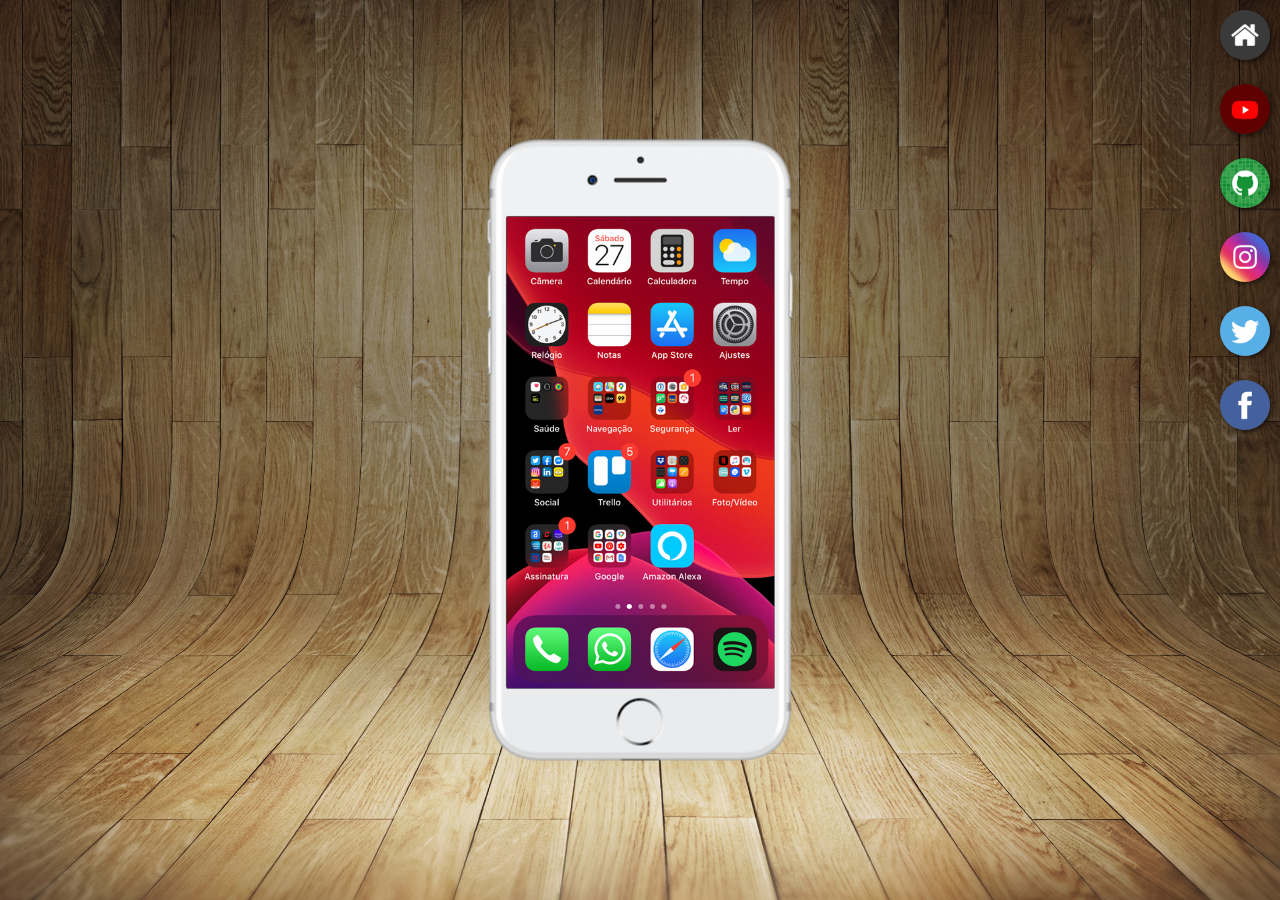
<file: index.html>
<!DOCTYPE html>
<html lang="pt-br">
<head>
    <meta charset="UTF-8">
    <meta name="viewport" content="width=device-width, initial-scale=1.0">
    <title>Projeto Redes Sociais</title>
    <link rel="shortcut icon" href="favicon.ico" type="image/x-icon">
    <link rel="stylesheet" href="estilos/style.css">
</head>
<body>
    <main>
        <section id="telefone">
            <iframe src="home.html" name="tela" id="tela" frameborder="0">
                Seu navegador não e compativel com isso.
            </iframe>
        </section>
        <section id="redes-s">
            <a href="home.html" target="tela"> <img src="imagens/logo-home.jpg" alt="home"></a> <br>
            <a href="yt.html" target="tela"> <img src="imagens/logo-youtube.jpg" alt="yt"></a> <br>
            <a href="gh.html" target="tela"> <img src="imagens/logo-github.jpg" alt="gh"></a> <br>
            <a href="insta.html" target="tela"><img src="imagens/logo-instagram.jpg" alt="insta"></a> <br>
            <a href="tw.html" target="tela"> <img src="imagens/logo-twitter.jpg" alt="tw"></a> <br>
            <a href="face.html" target="tela"> <img src="imagens/logo-facebook.jpg" alt="face"></a>
        </section>
    </main>
</body>
</html>
</file>
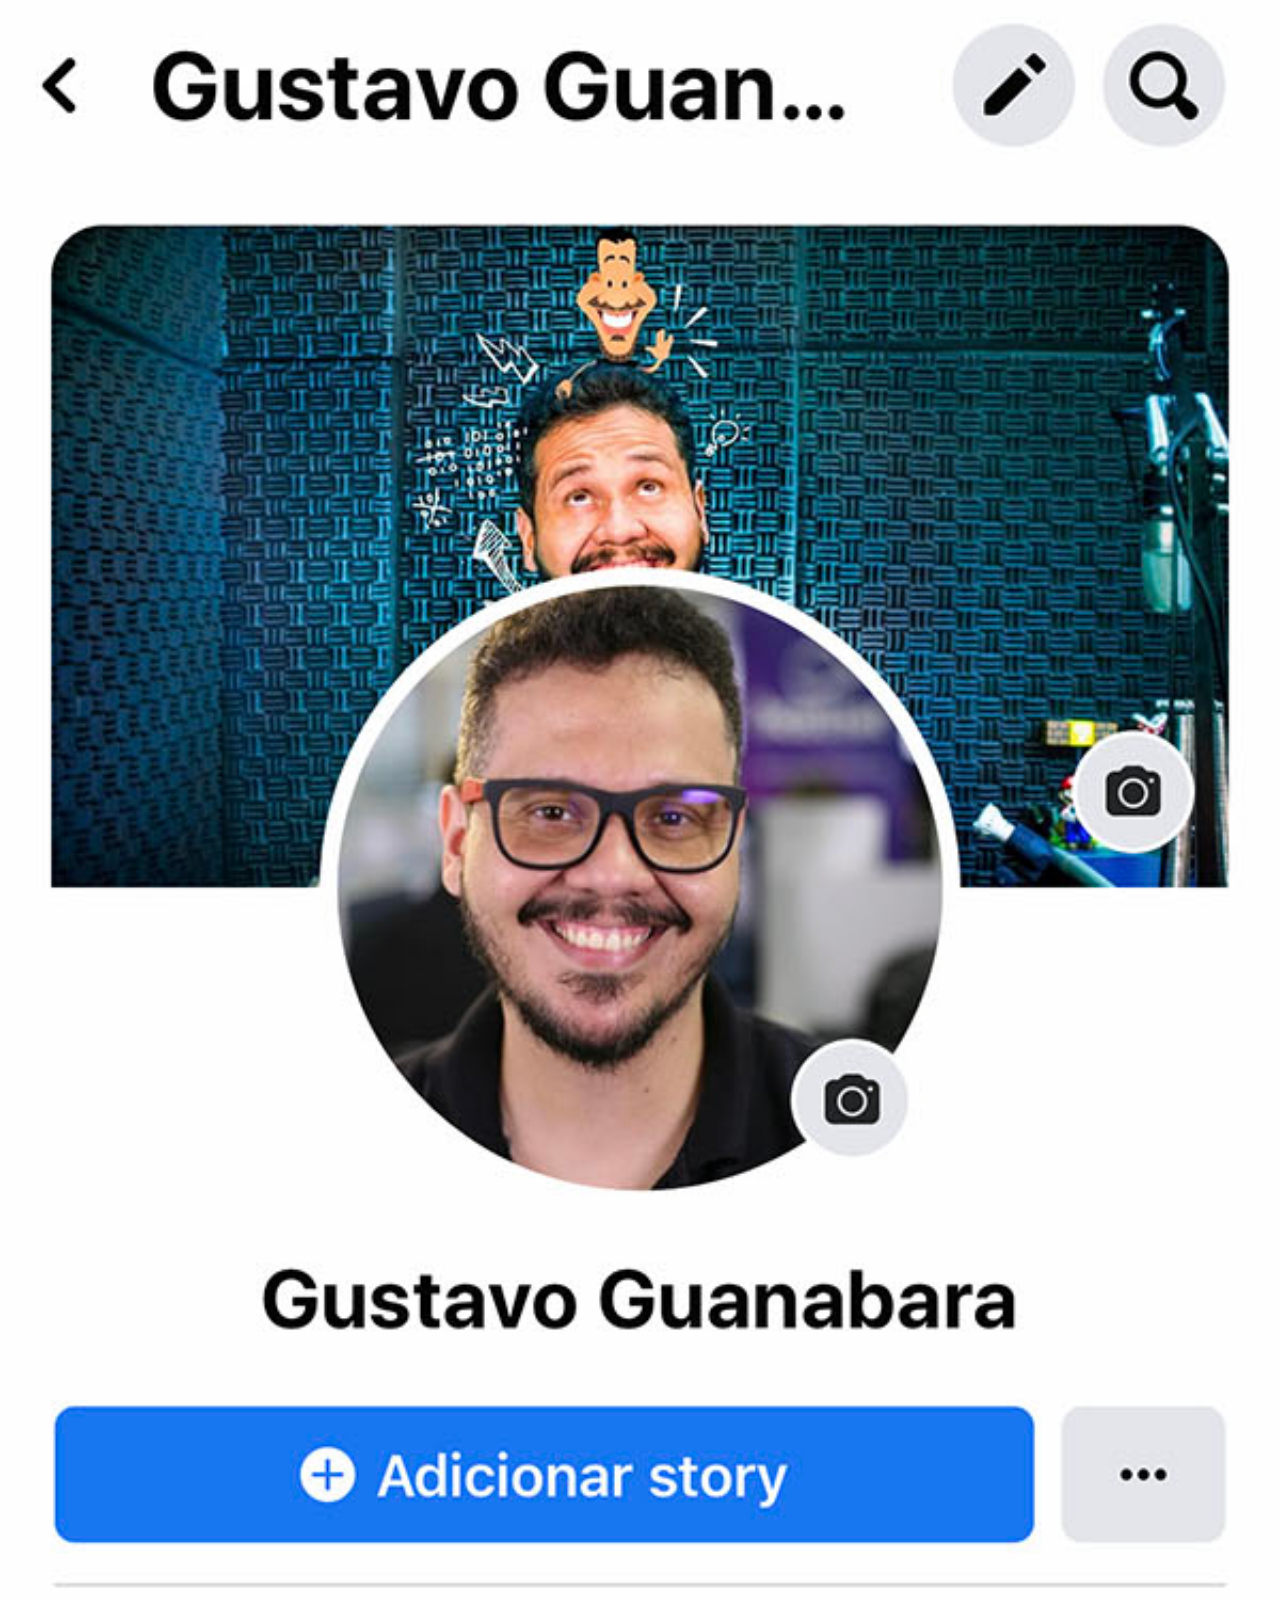
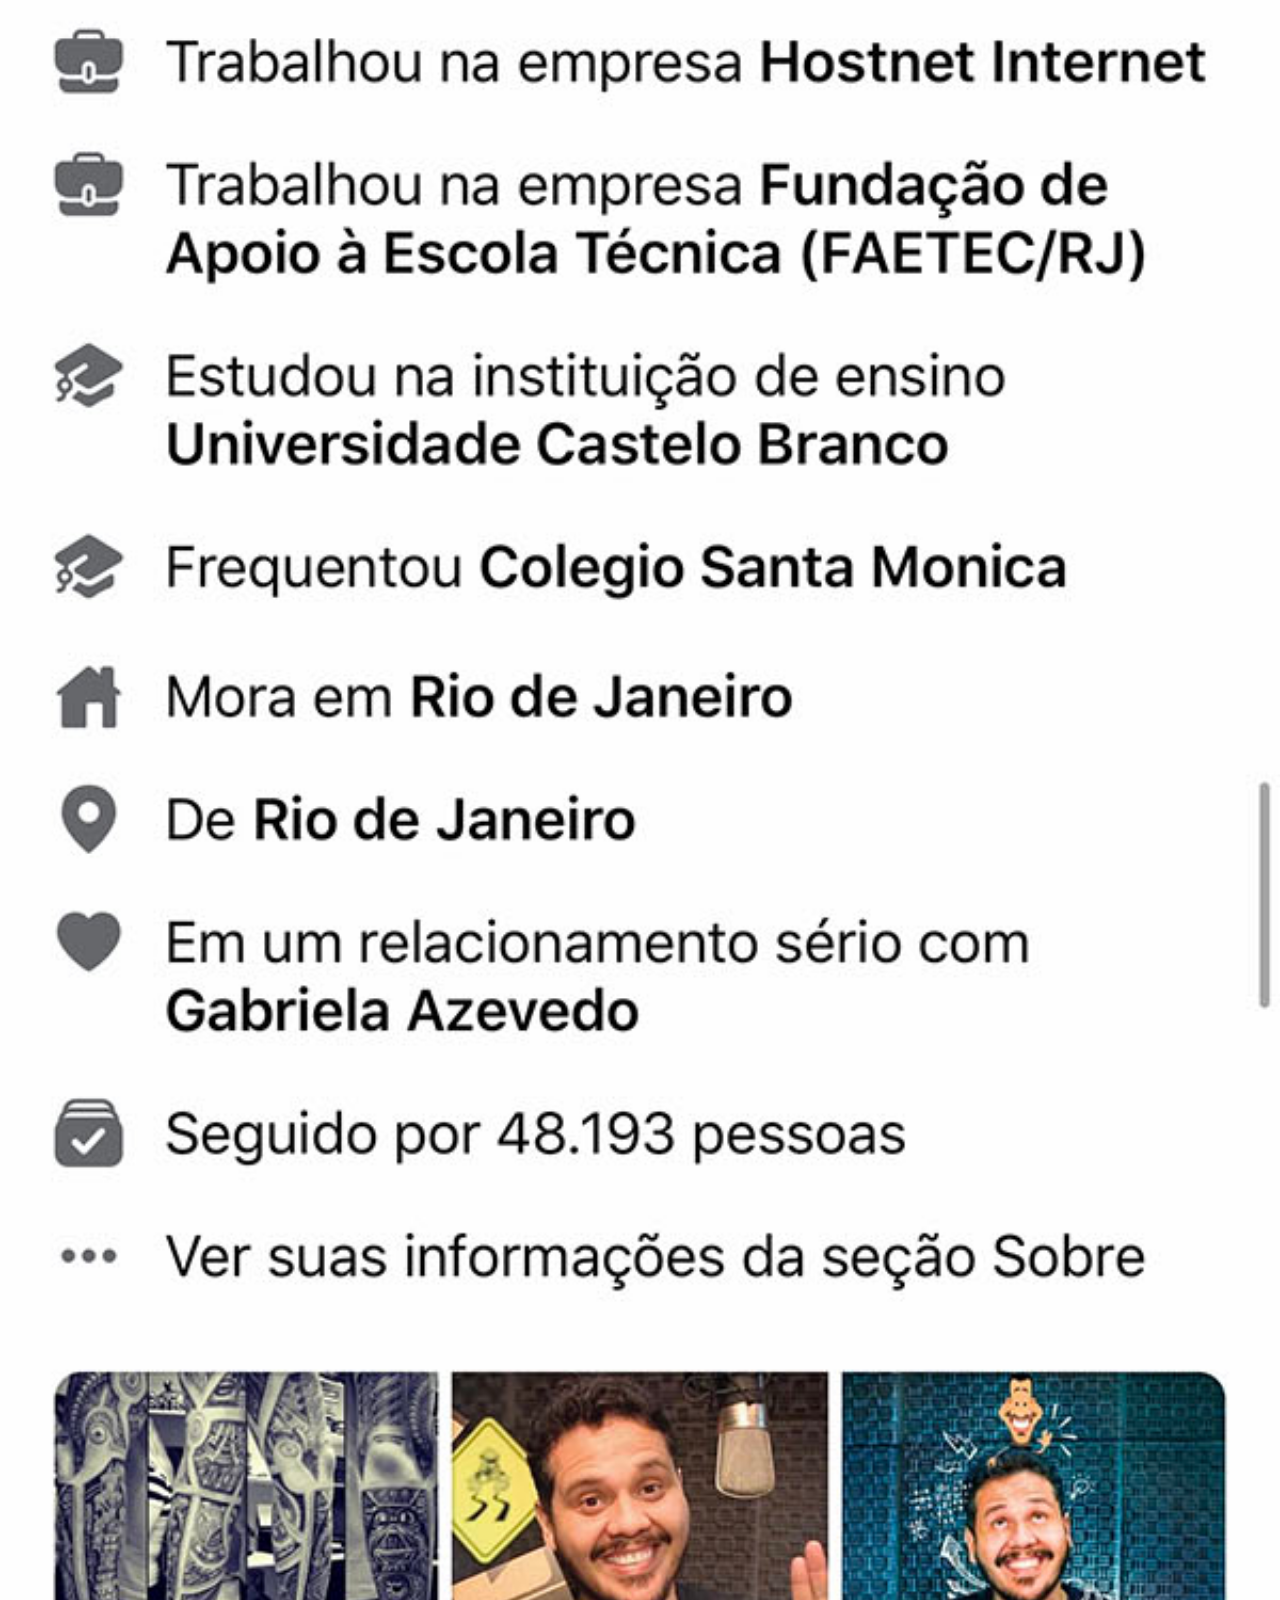
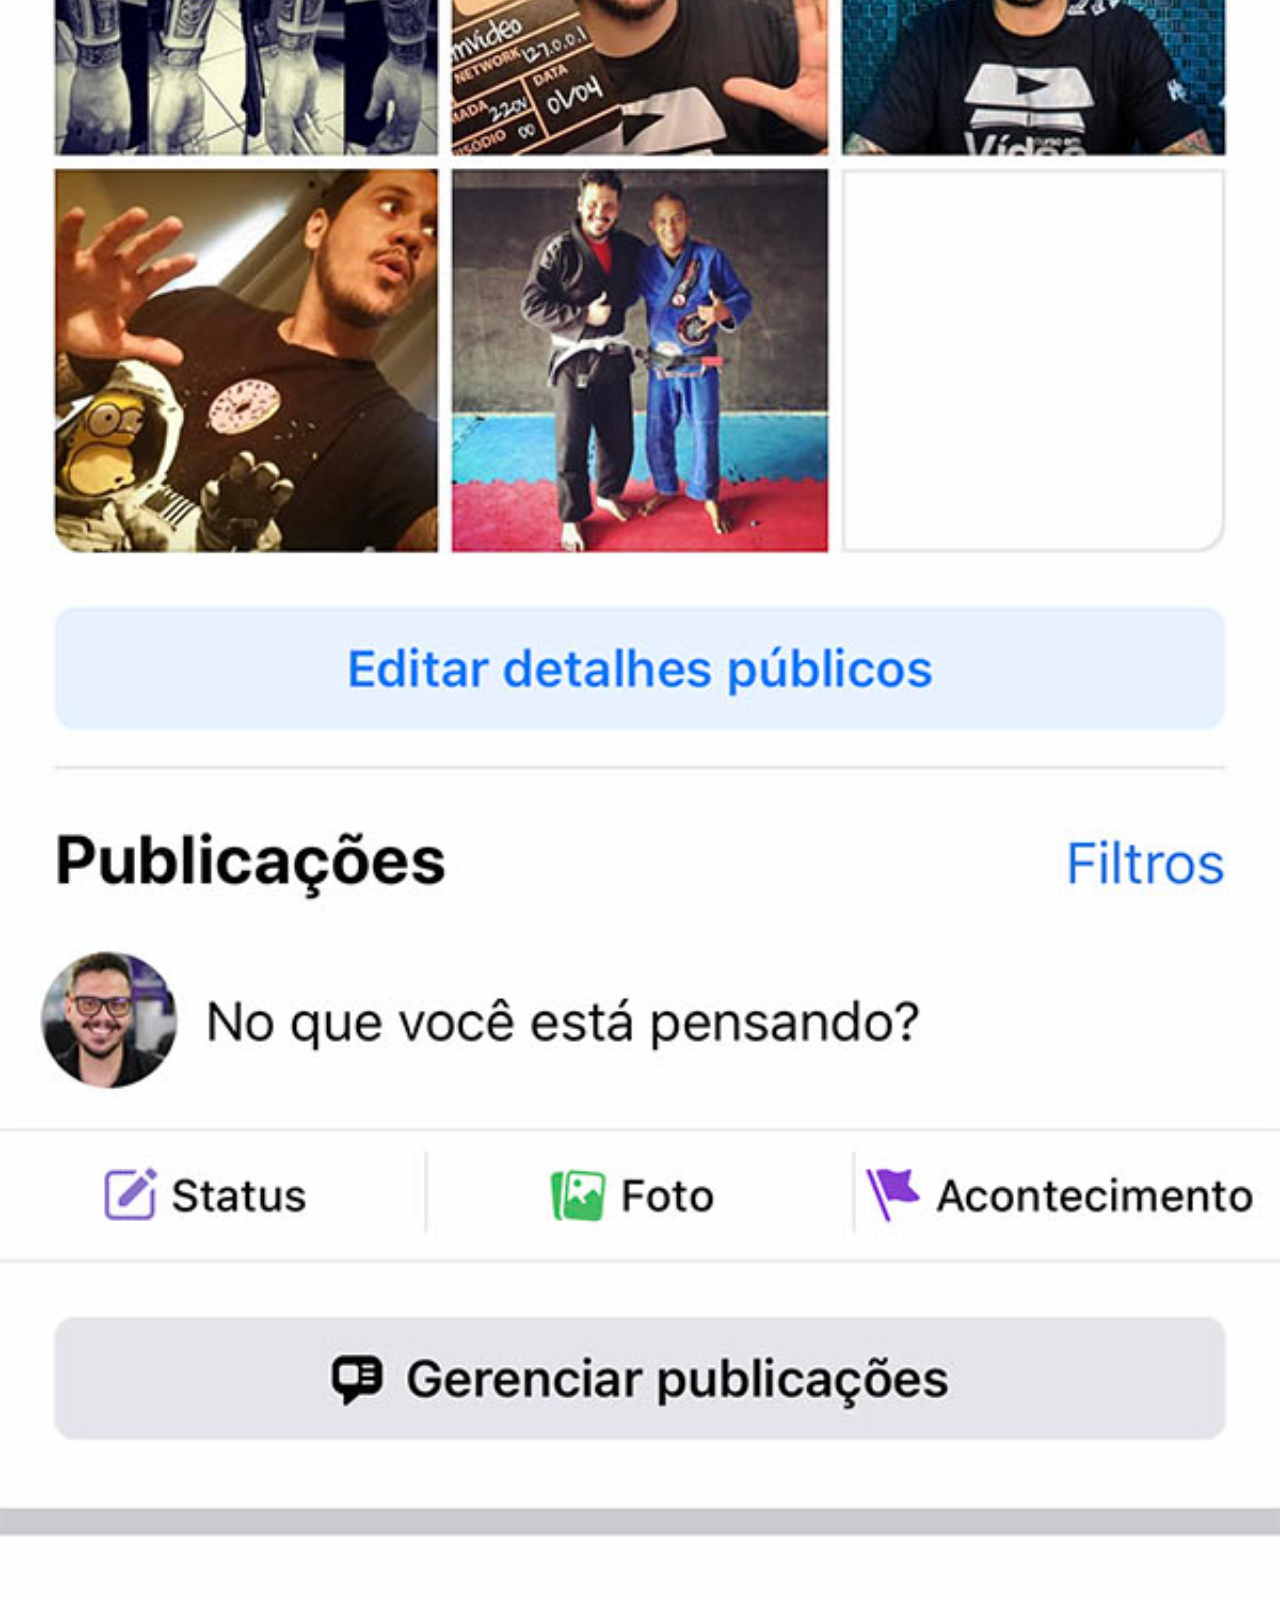
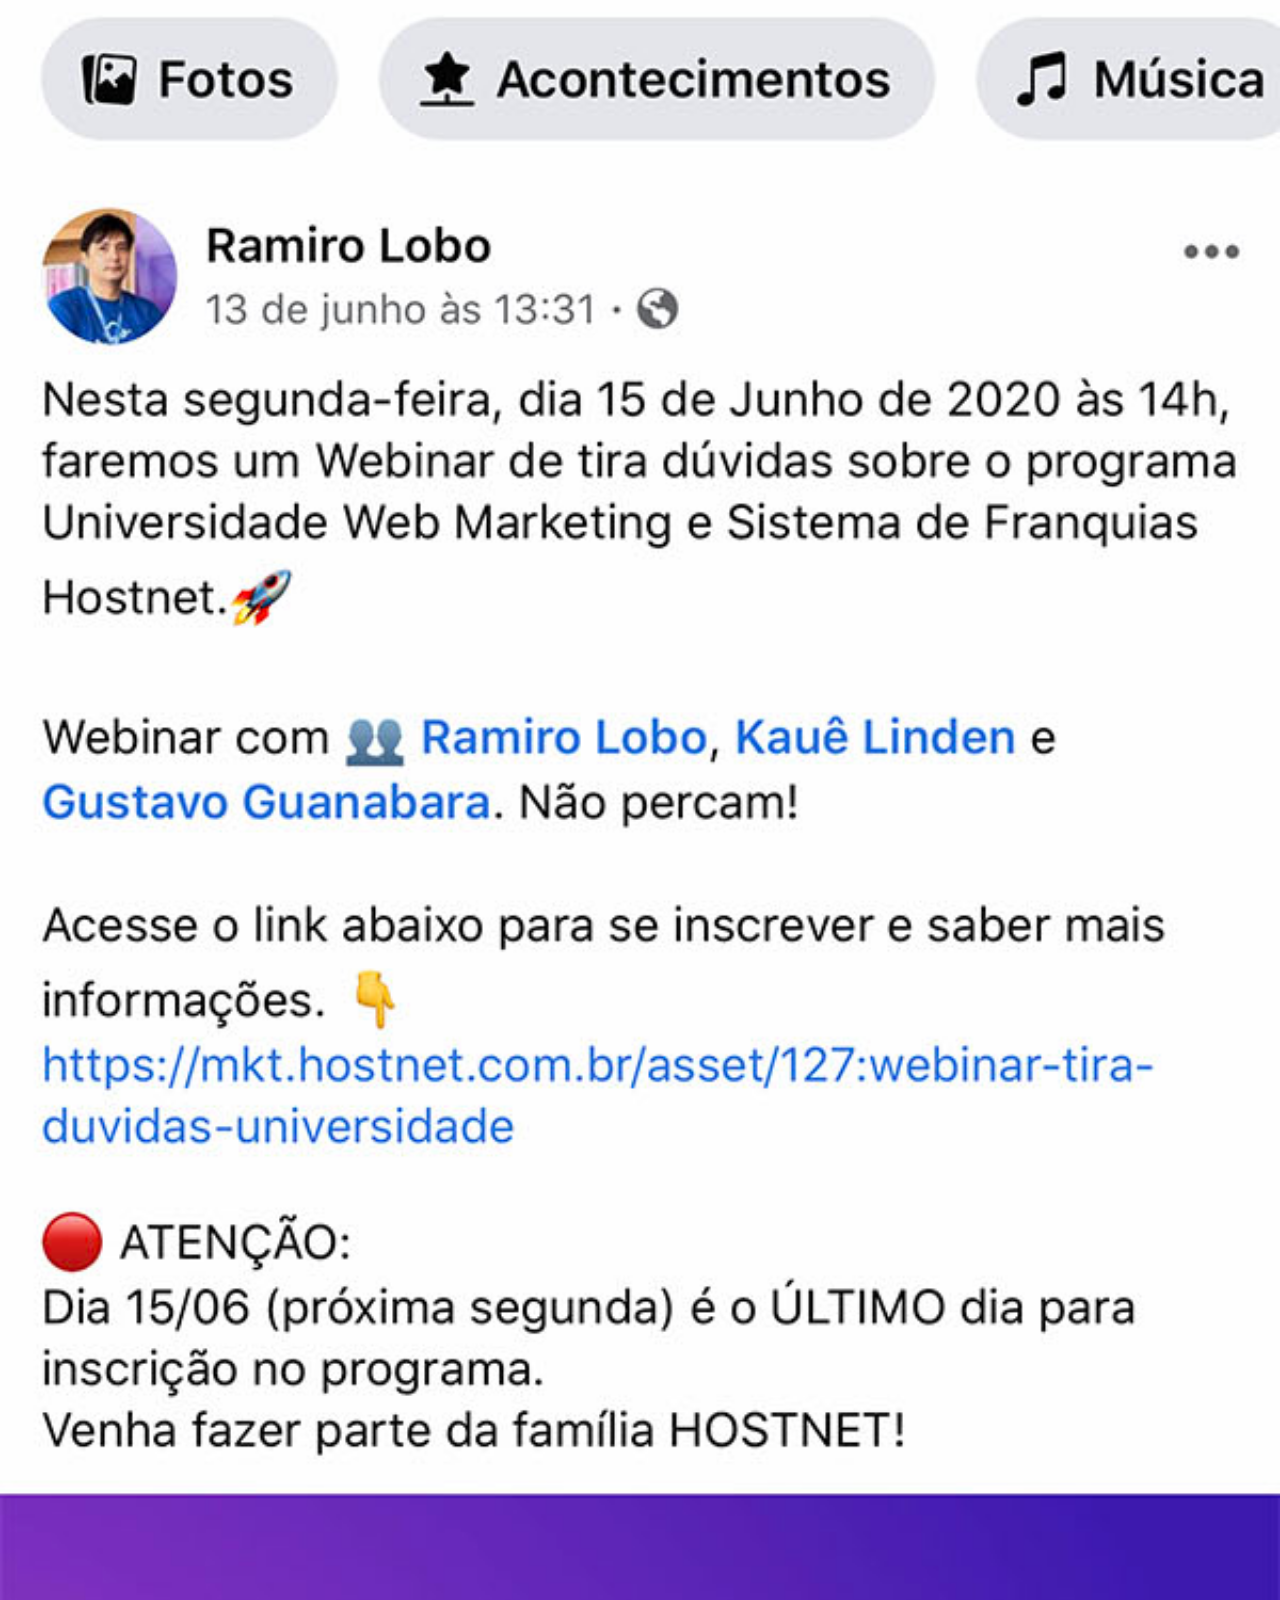
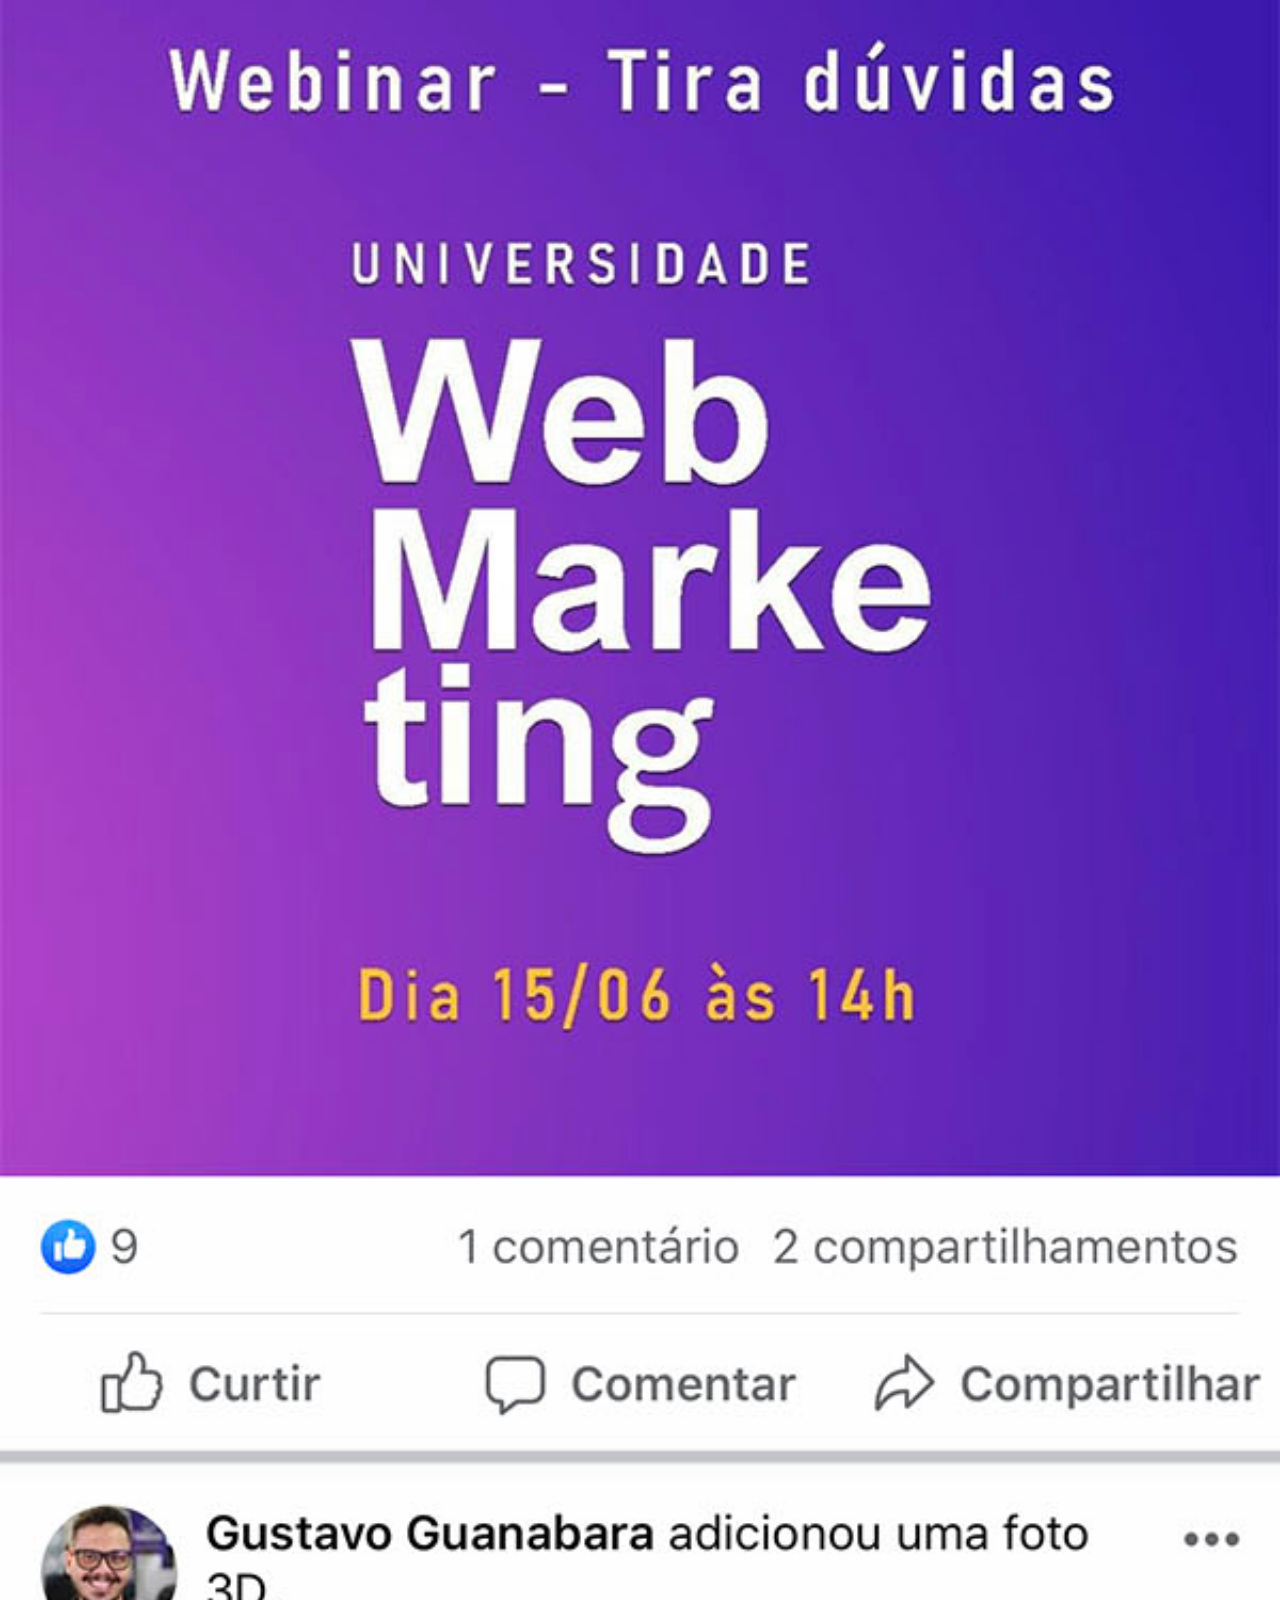
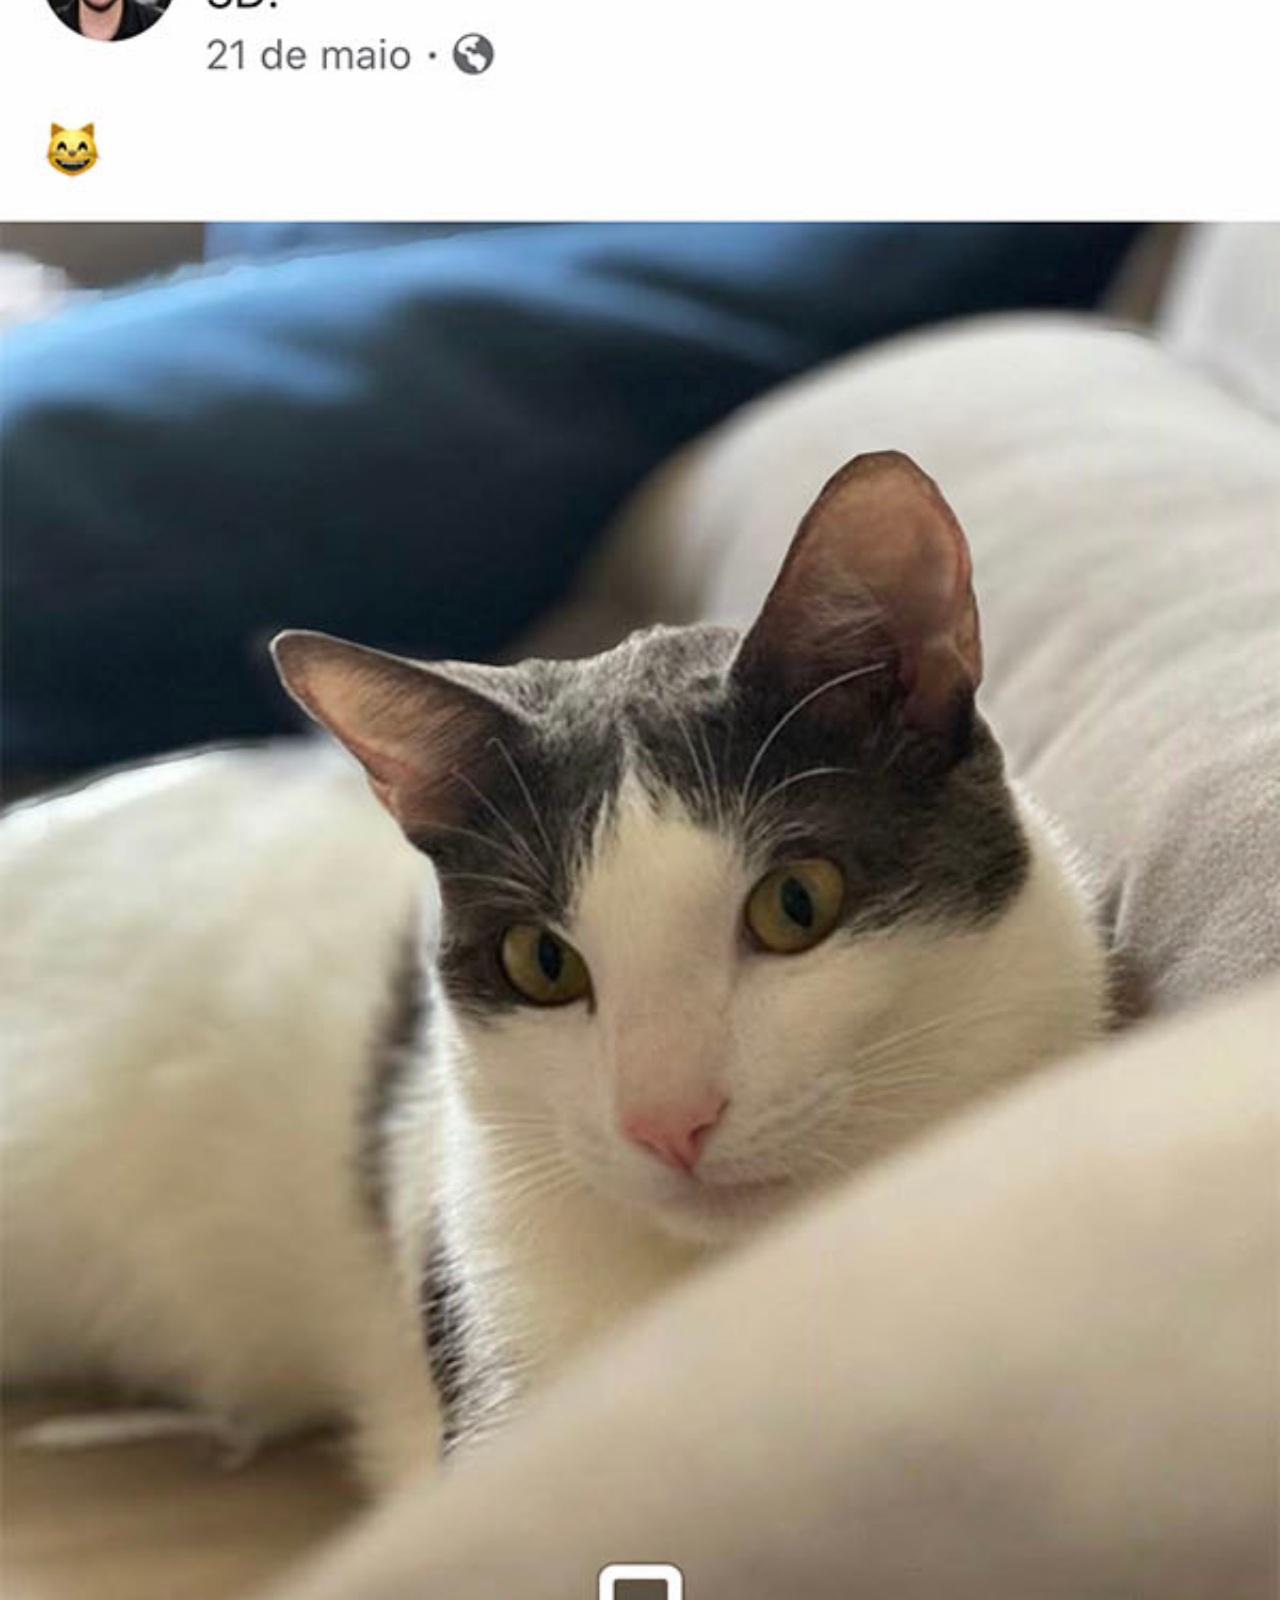
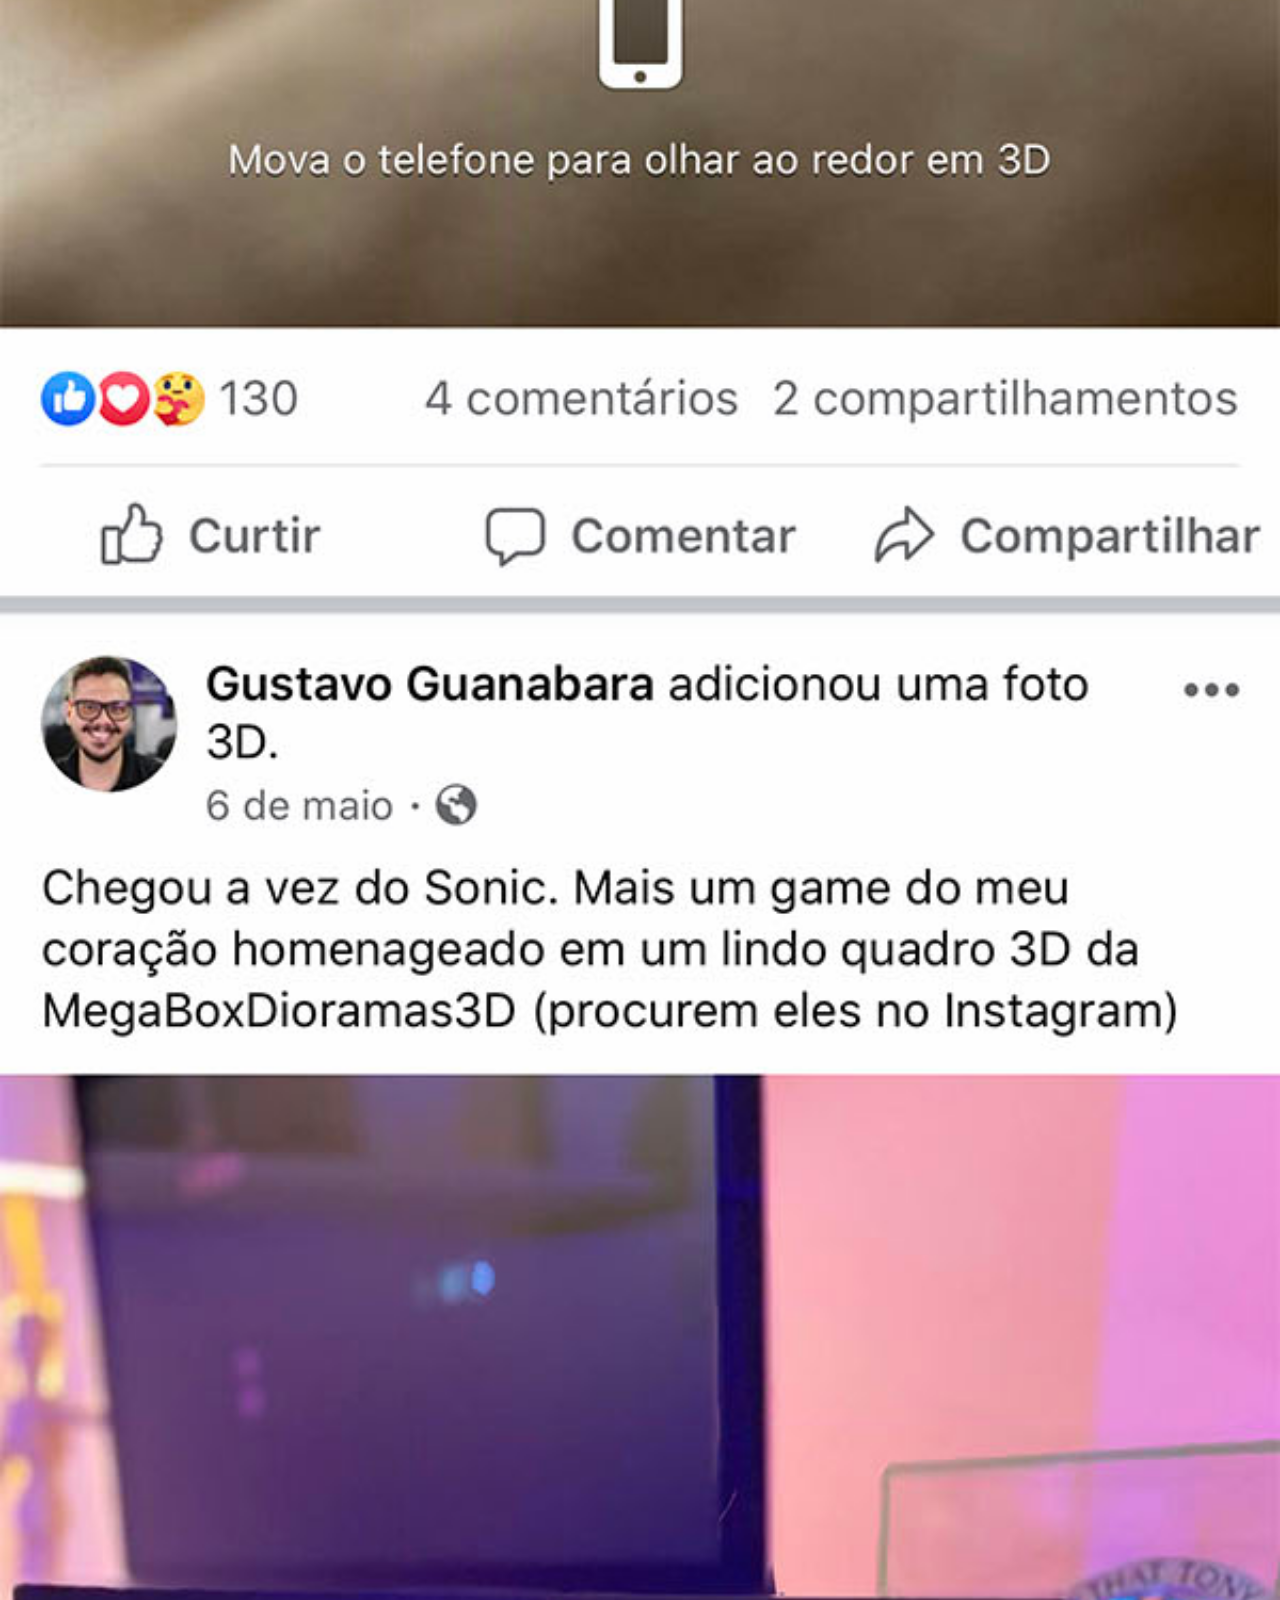
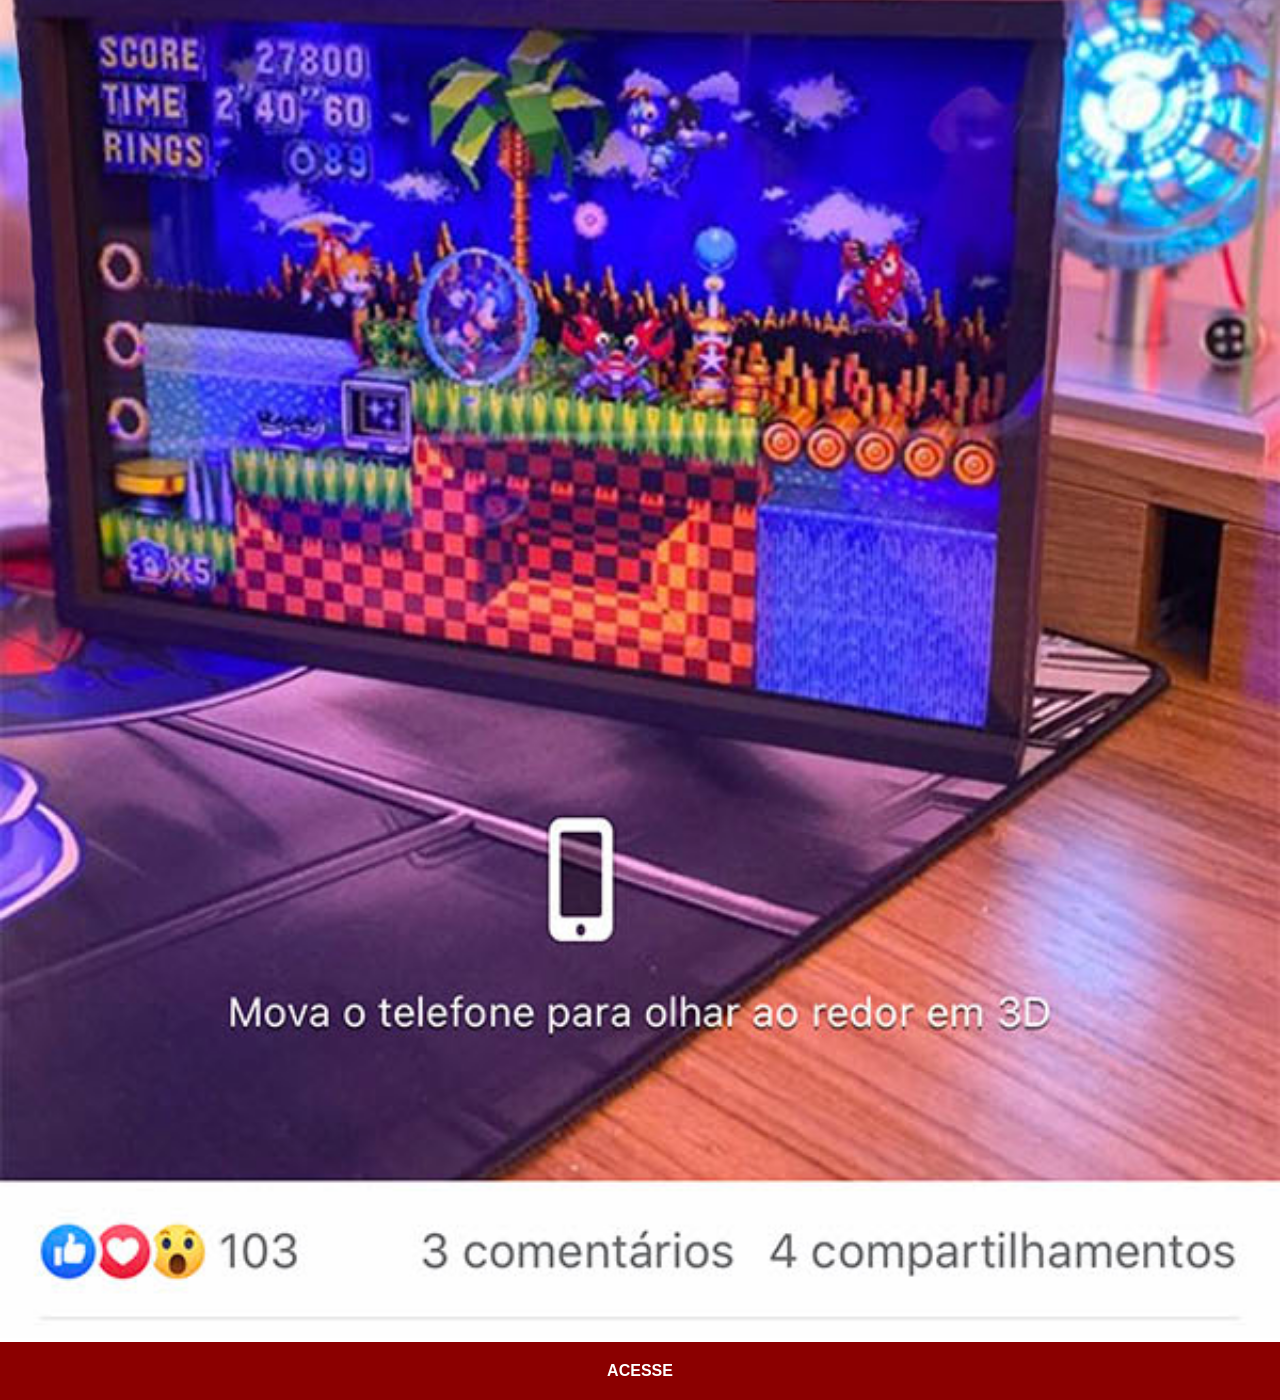
<file: face.html>
<!DOCTYPE html>
<html lang="pt-br">
<head>
    <meta charset="UTF-8">
    <meta name="viewport" content="width=device-width, initial-scale=1.0">
    <title>Facebook</title>
    <link rel="stylesheet" href="estilos/social.css">
</head>
<body>
    <img src="imagens/tela-facebook.jpg" alt="Facebook">
    <a href="" target="_blank">ACESSE</a>
</body>
</html>
</file>
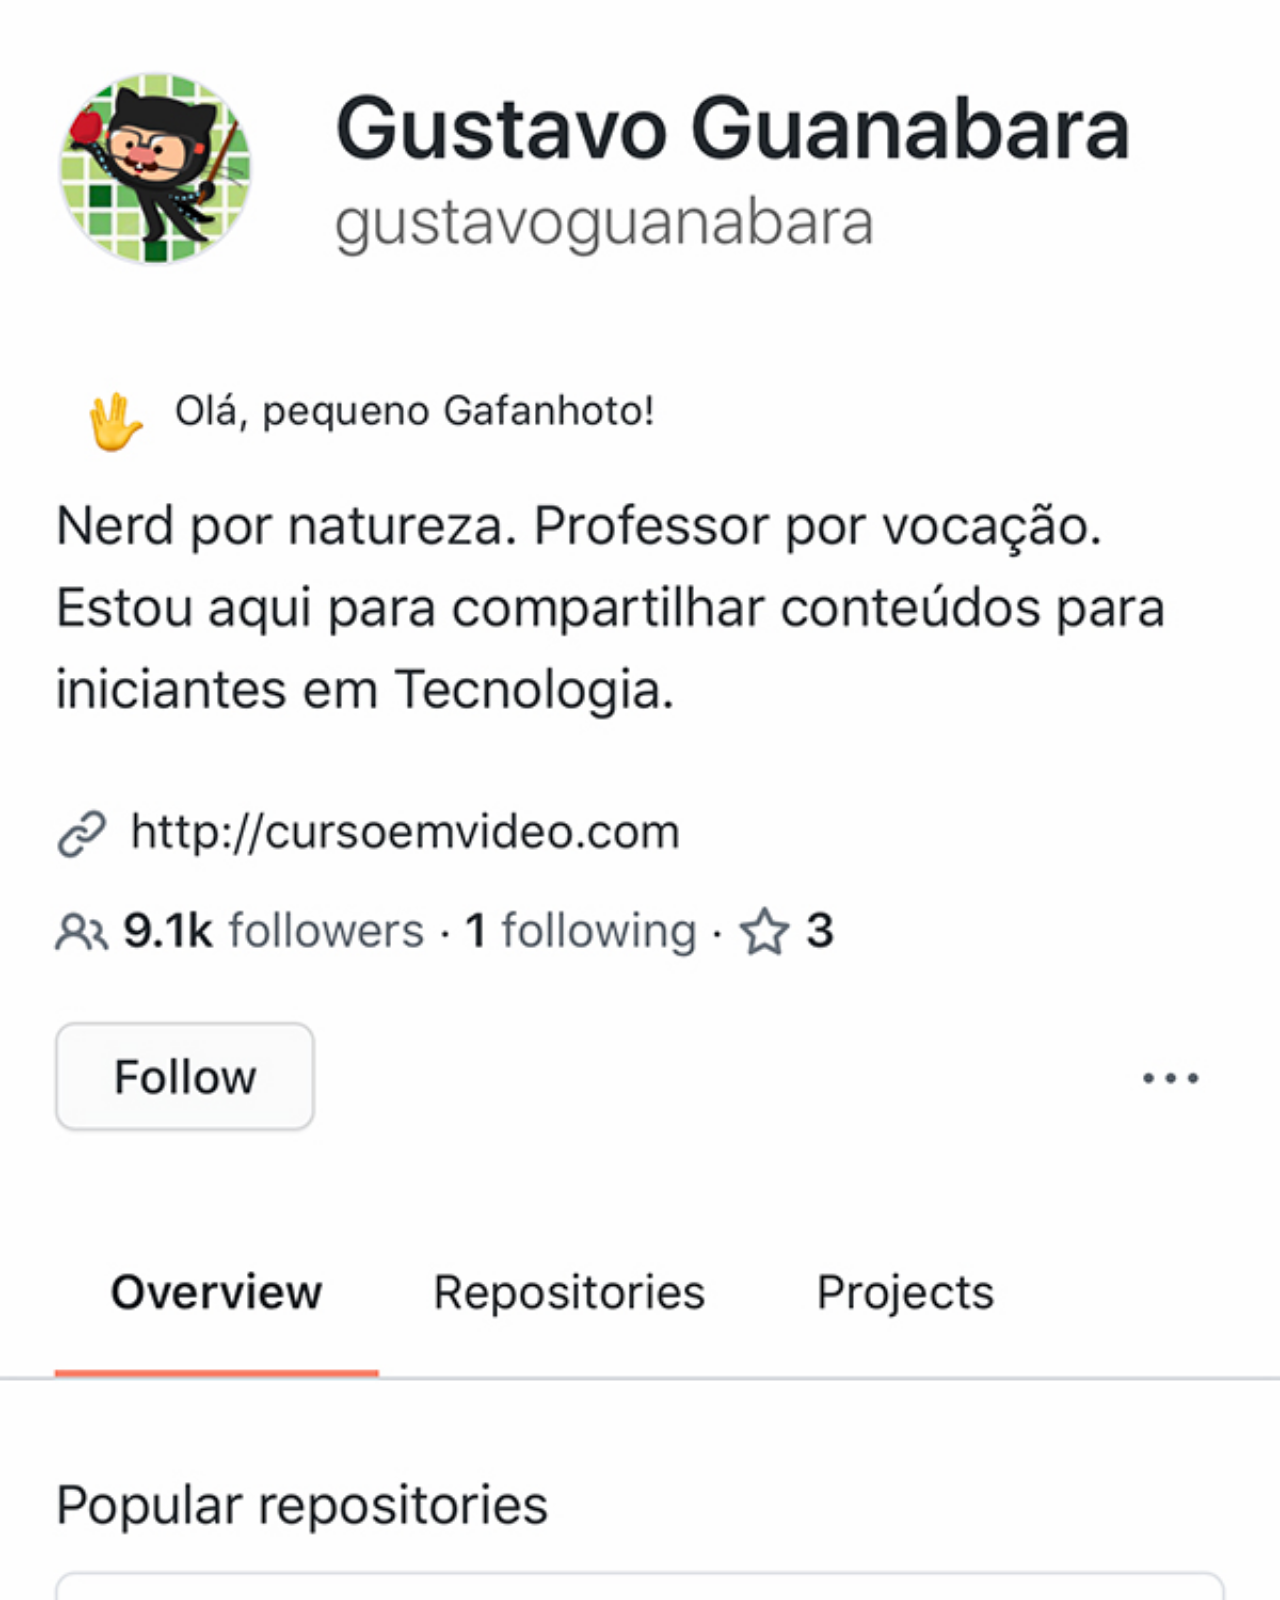
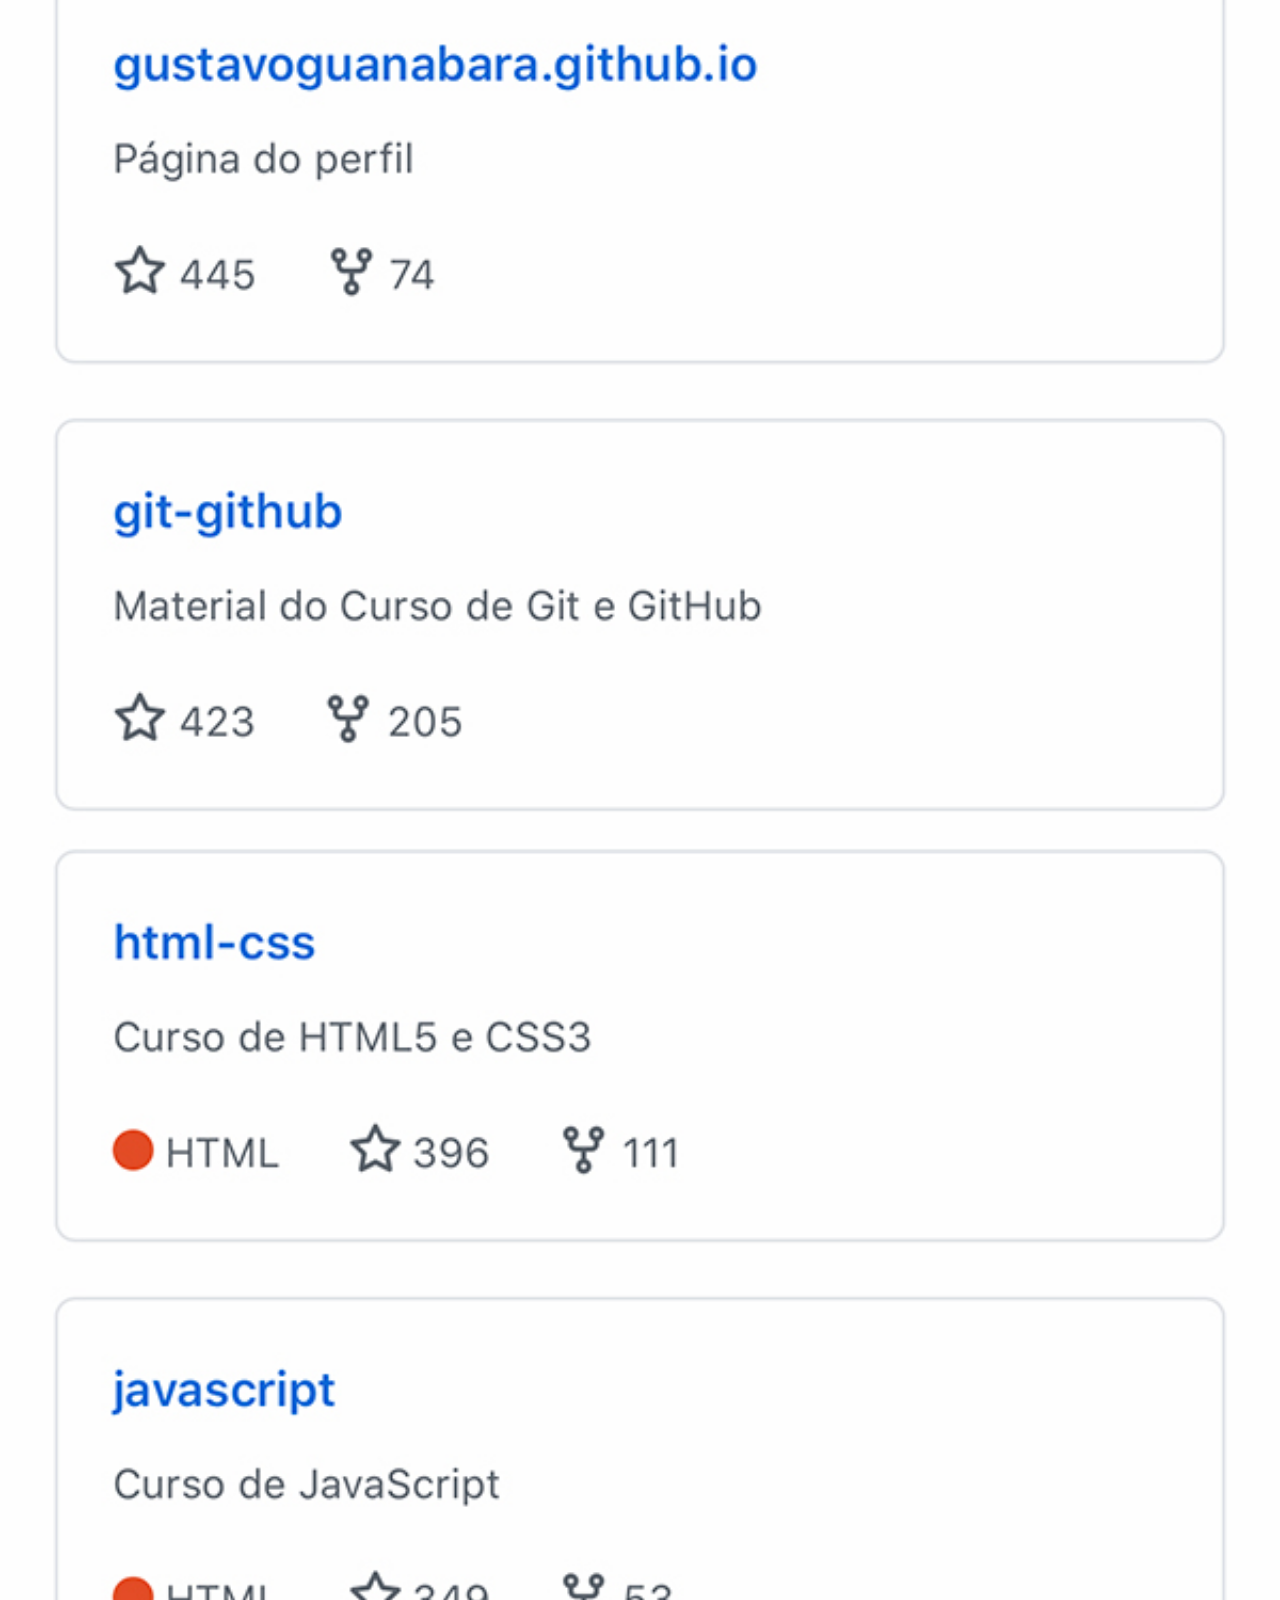
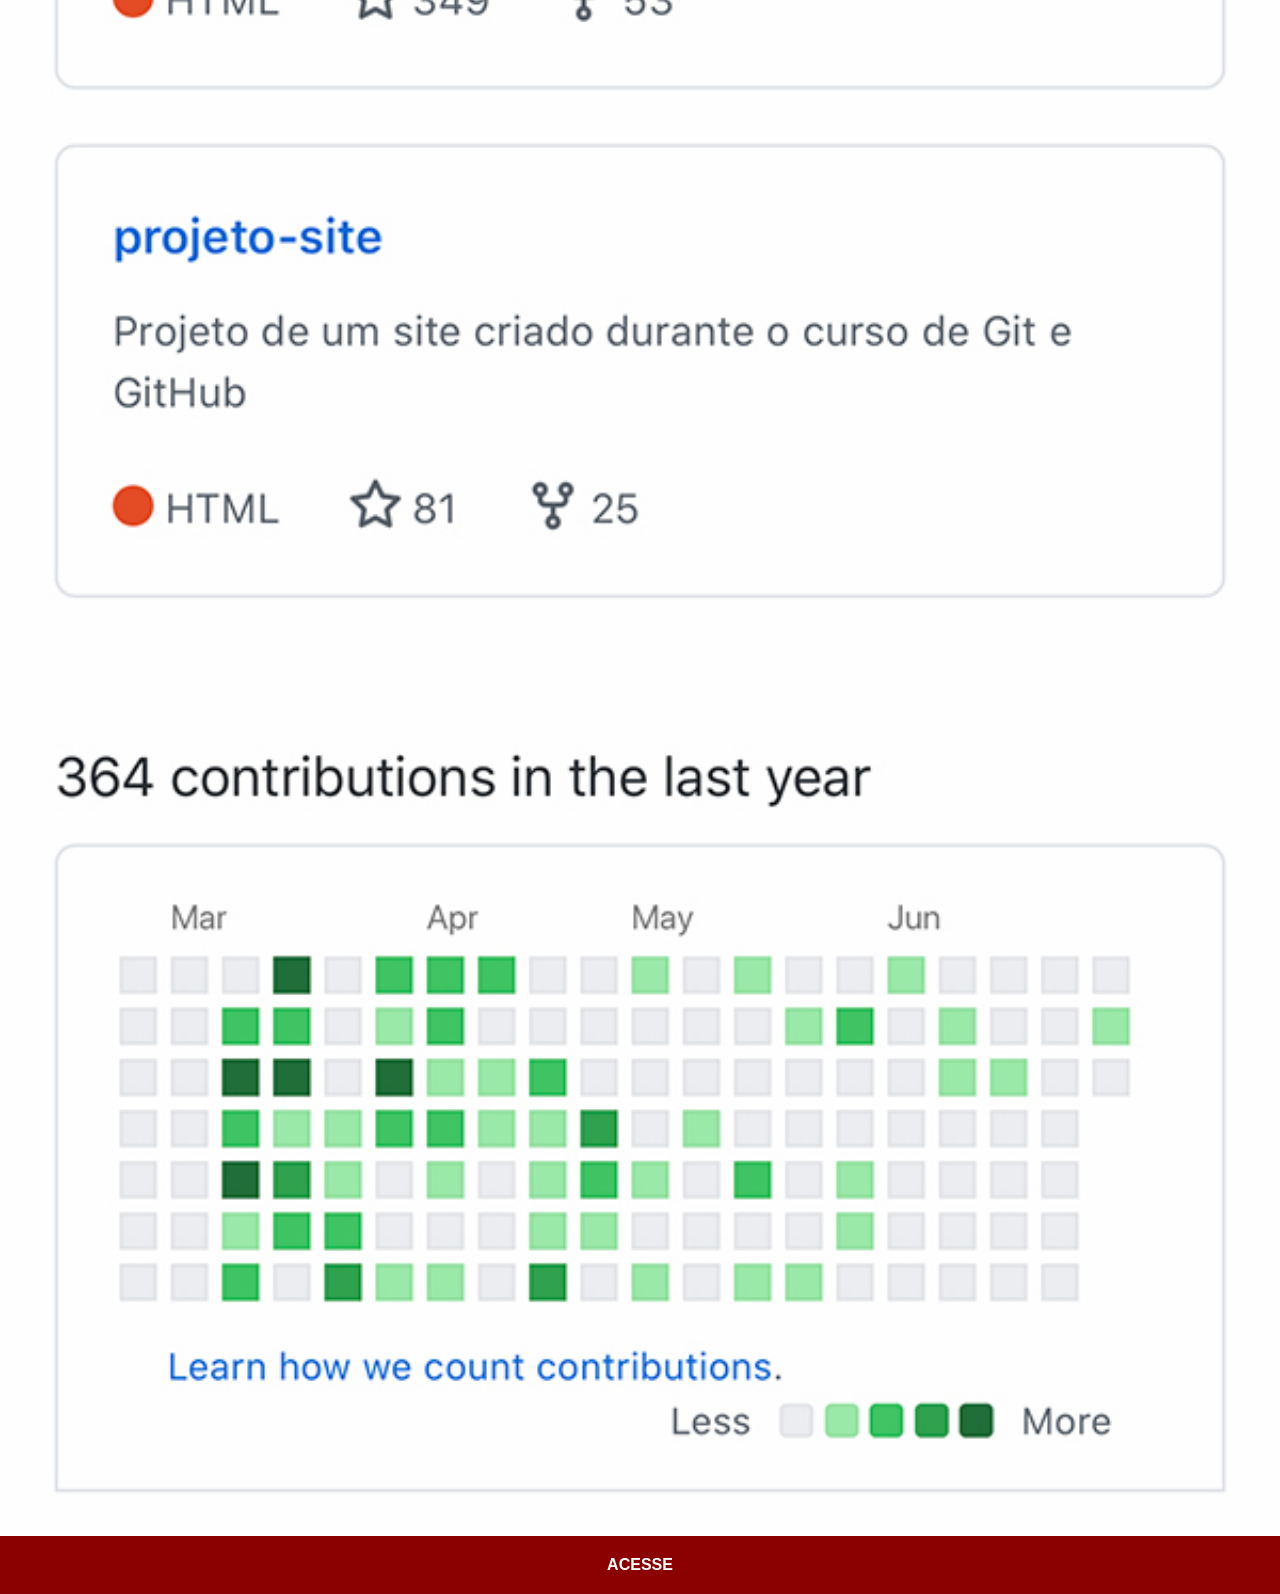
<file: gh.html>
<!DOCTYPE html>
<html lang="pt-br">
<head>
    <meta charset="UTF-8">
    <meta name="viewport" content="width=device-width, initial-scale=1.0">
    <title>GitHub</title>
    <link rel="stylesheet" href="estilos/social.css">
</head>
<body>
    <img src="imagens/tela-github.jpg" alt="GitHub">
    <a href="https://gustavoguanabara.github.io/" target="_blank">ACESSE</a>
</body>
</html>
</file>
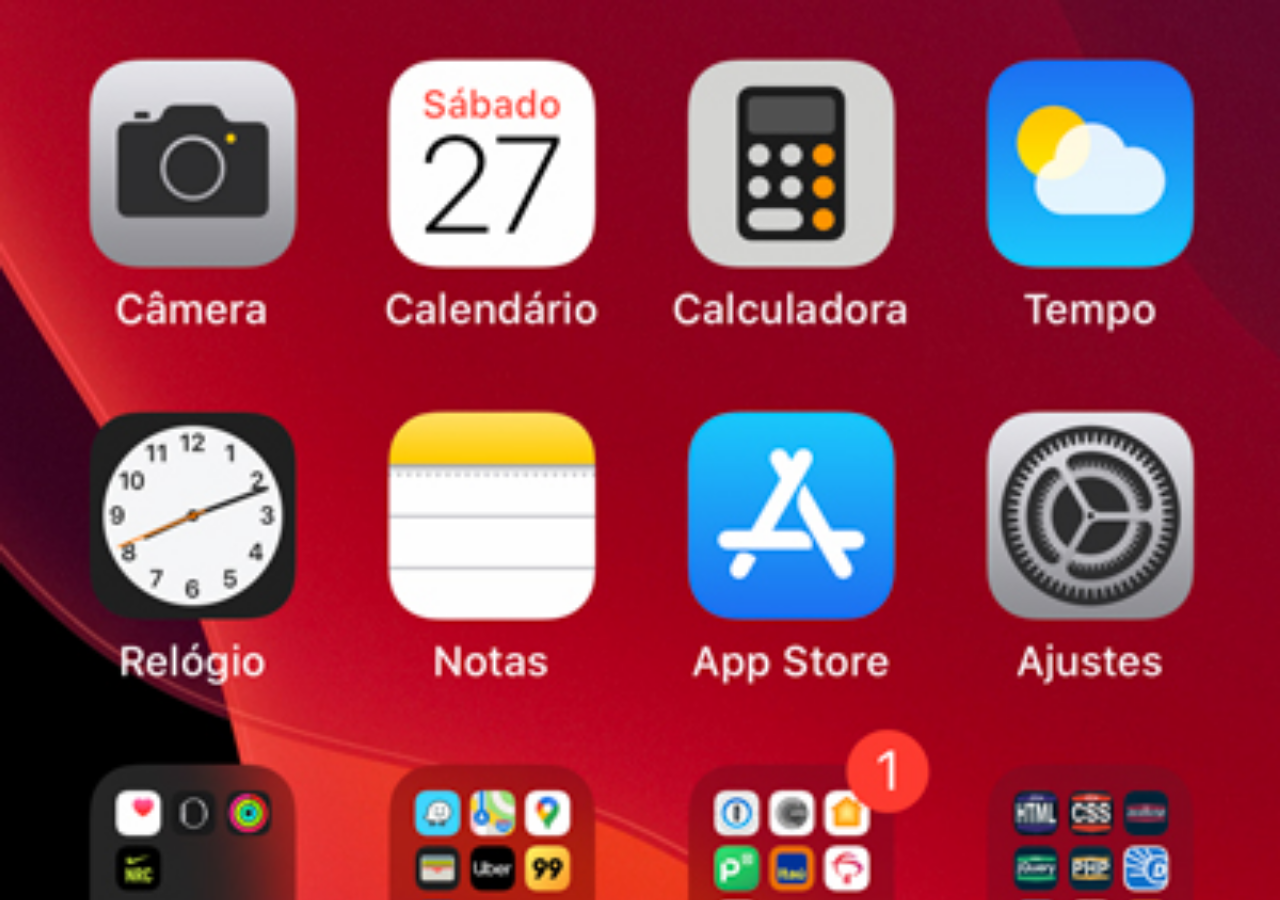
<file: home.html>
<!DOCTYPE html>
<html lang="pt-br">
<head>
    <meta charset="UTF-8">
    <meta name="viewport" content="width=device-width, initial-scale=1.0">
    <title>Home</title>
    <style>
        * {
            margin: 0px;
            padding: 0px;
        }
        body {
            width: 100vw;
            height: 100vh;
            background: black url('imagens/tela-home.jpg') no-repeat top center;
            background-size: cover;
        }
    </style>
</head>
<body>
    
</body>
</html>
</file>
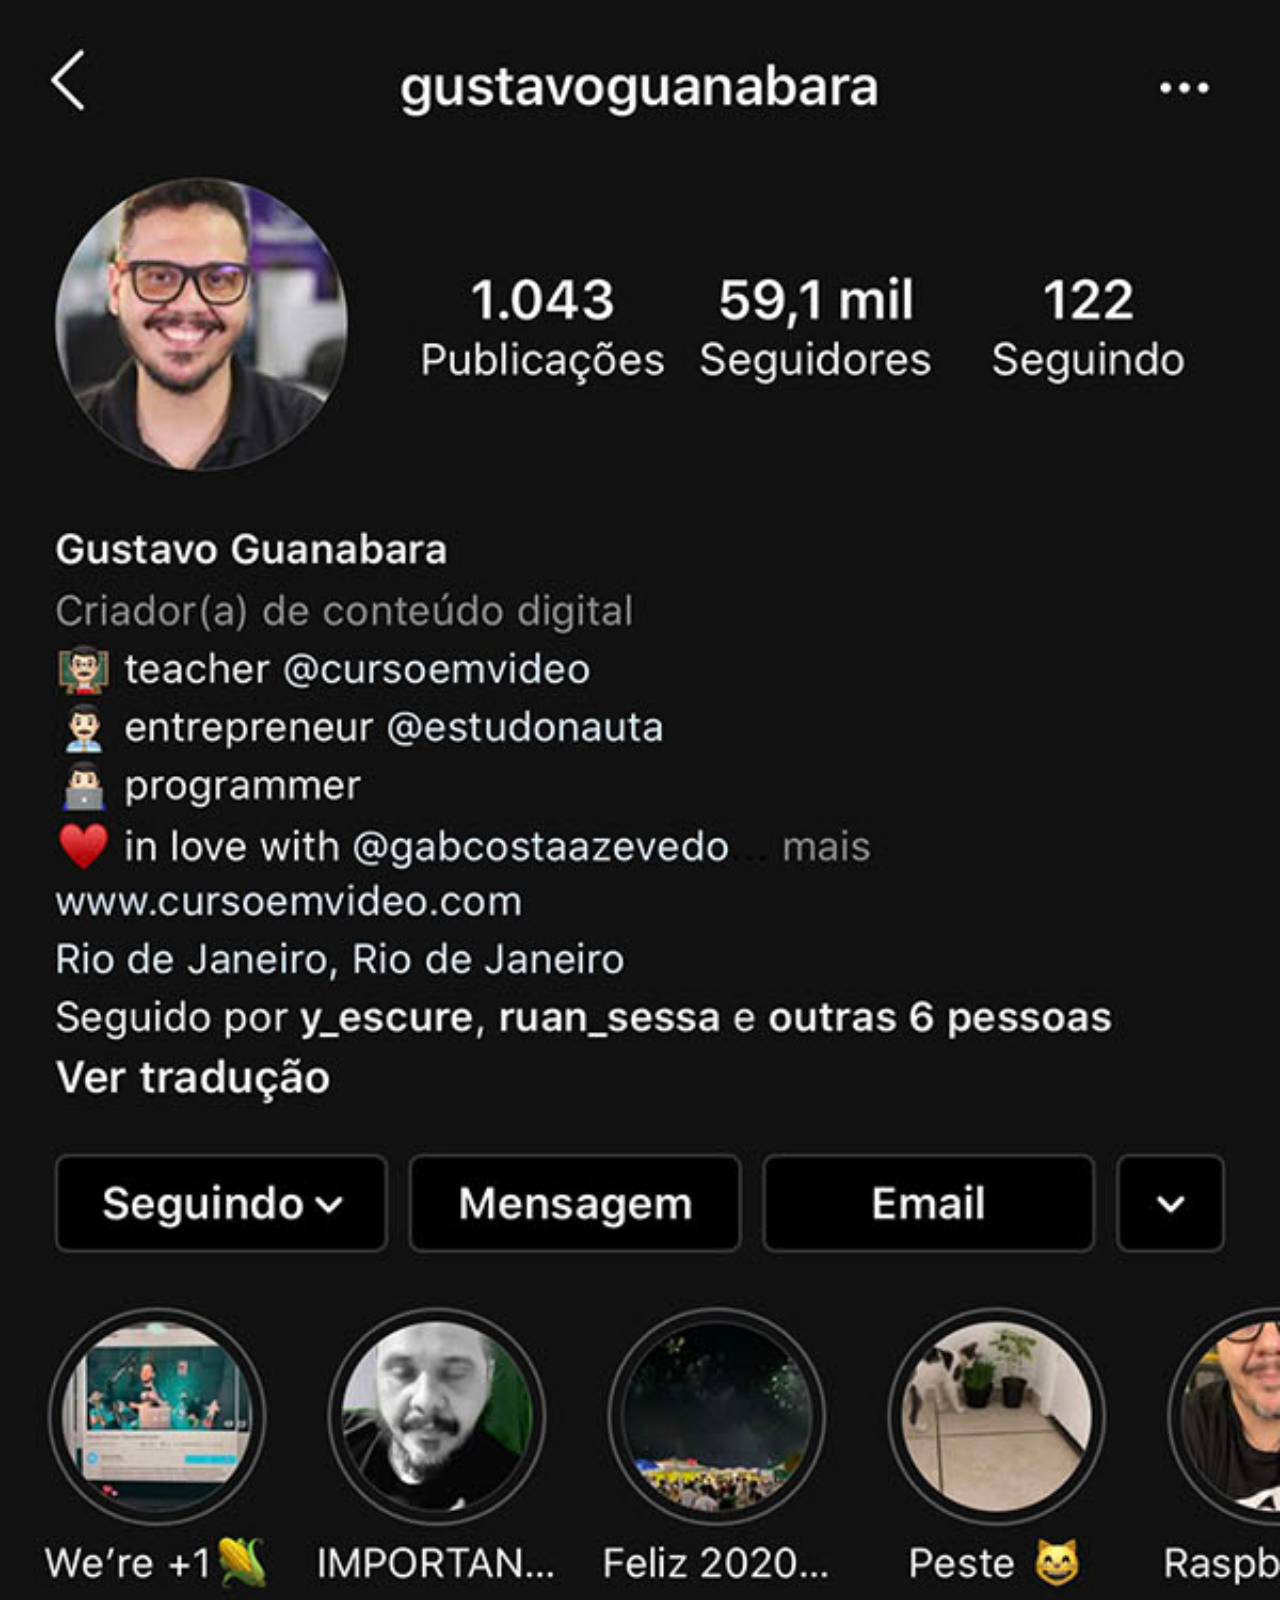
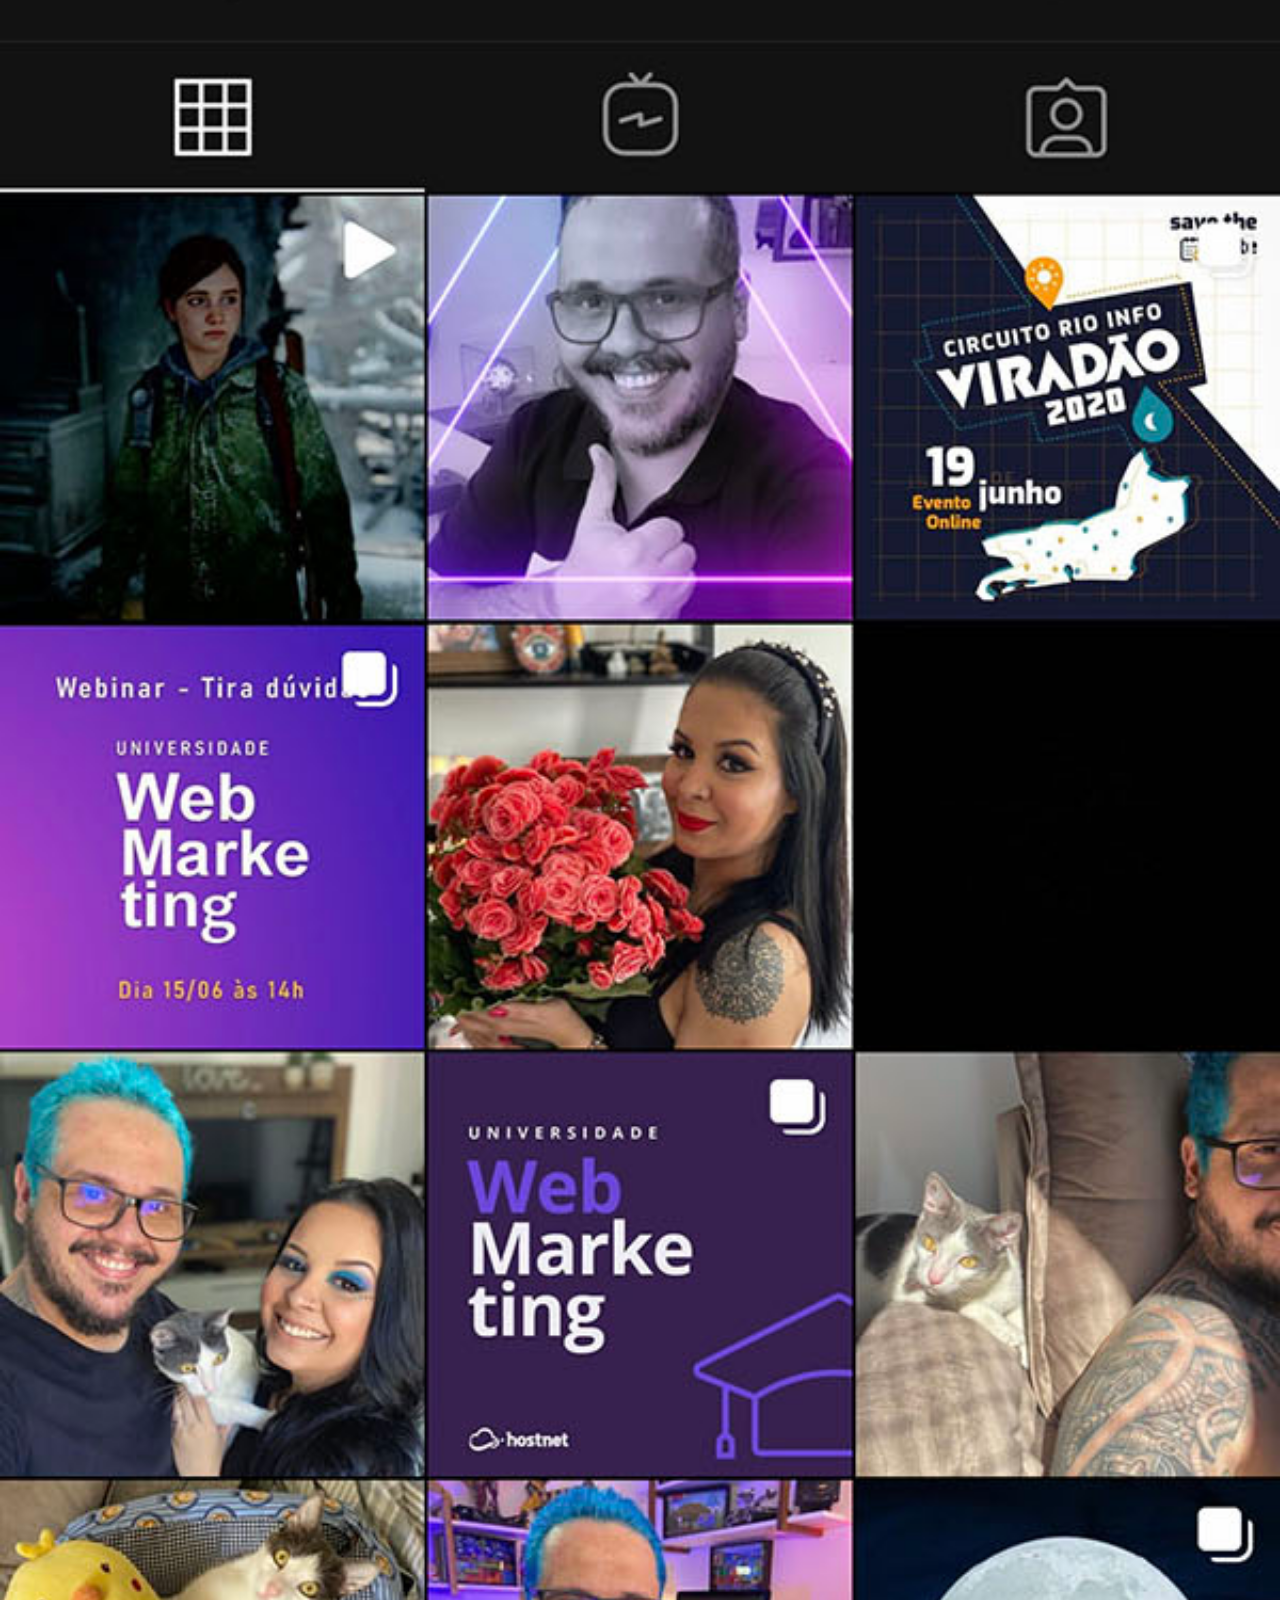
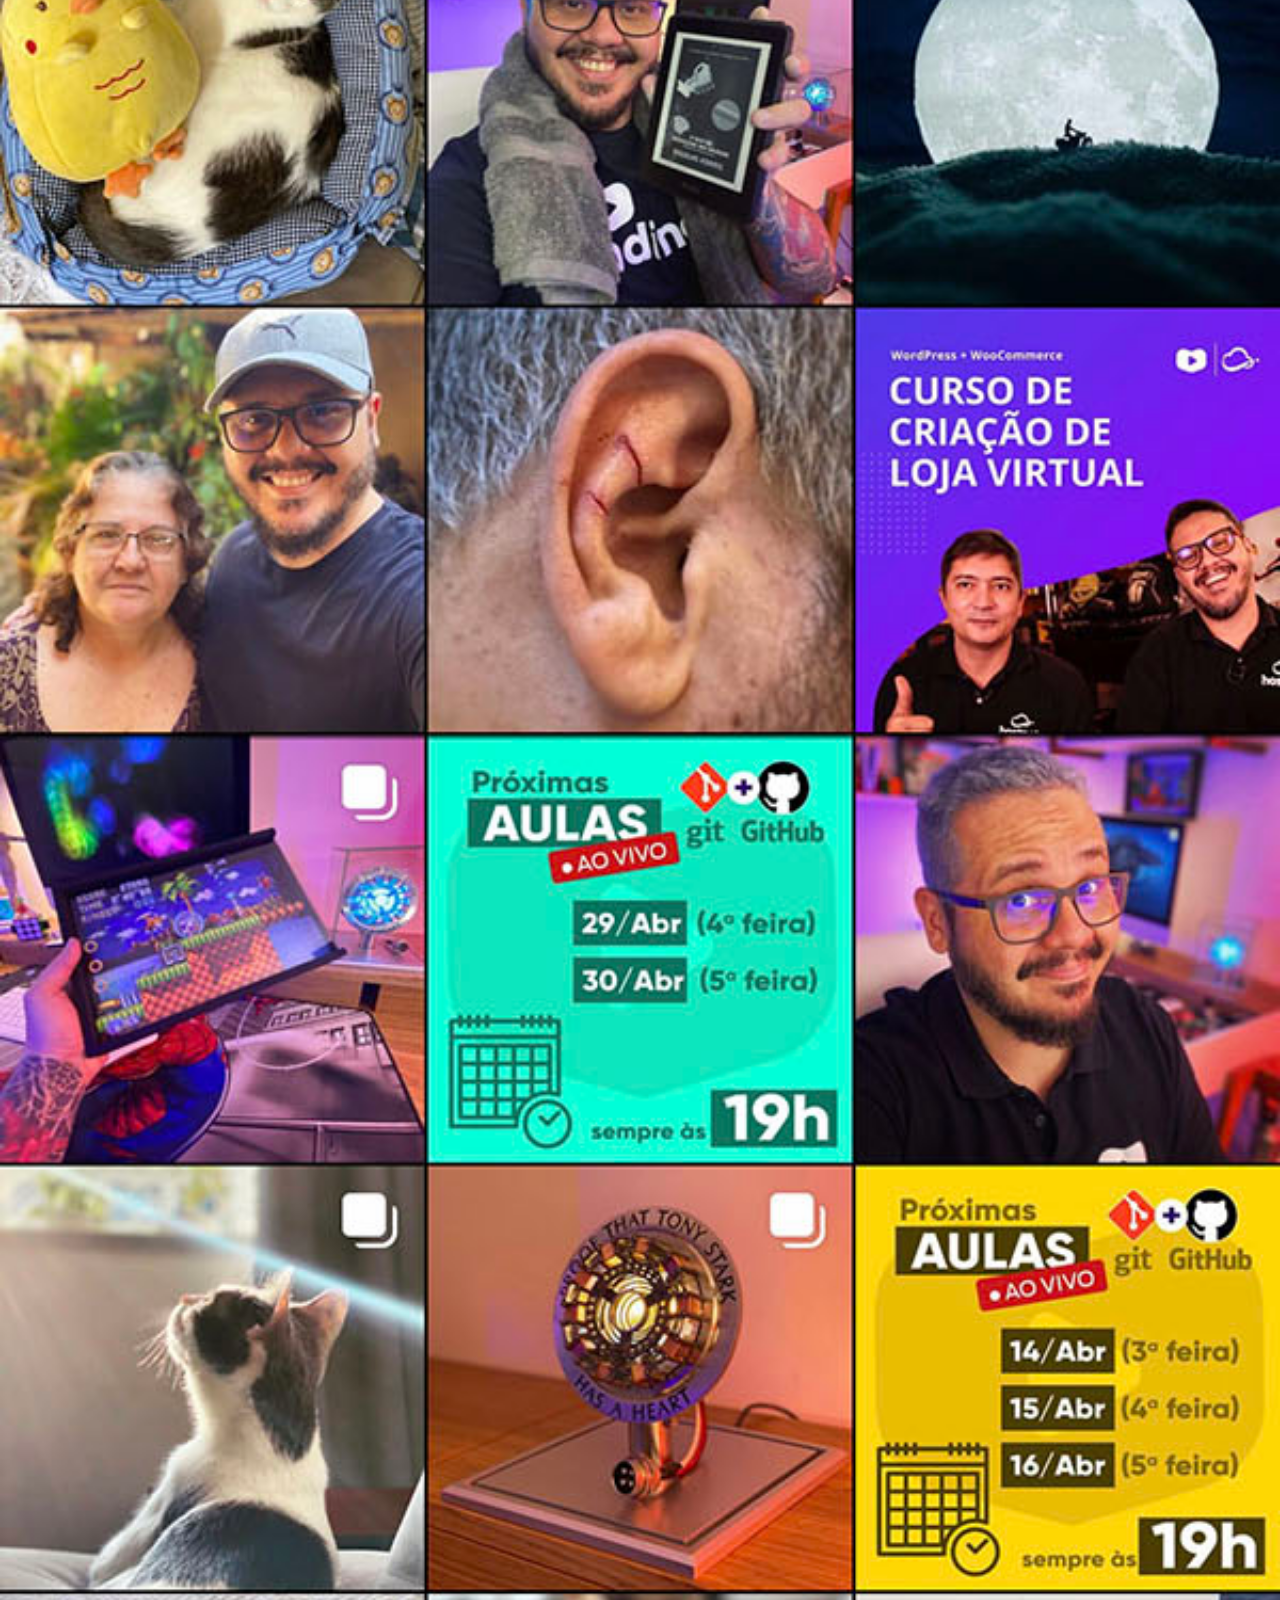
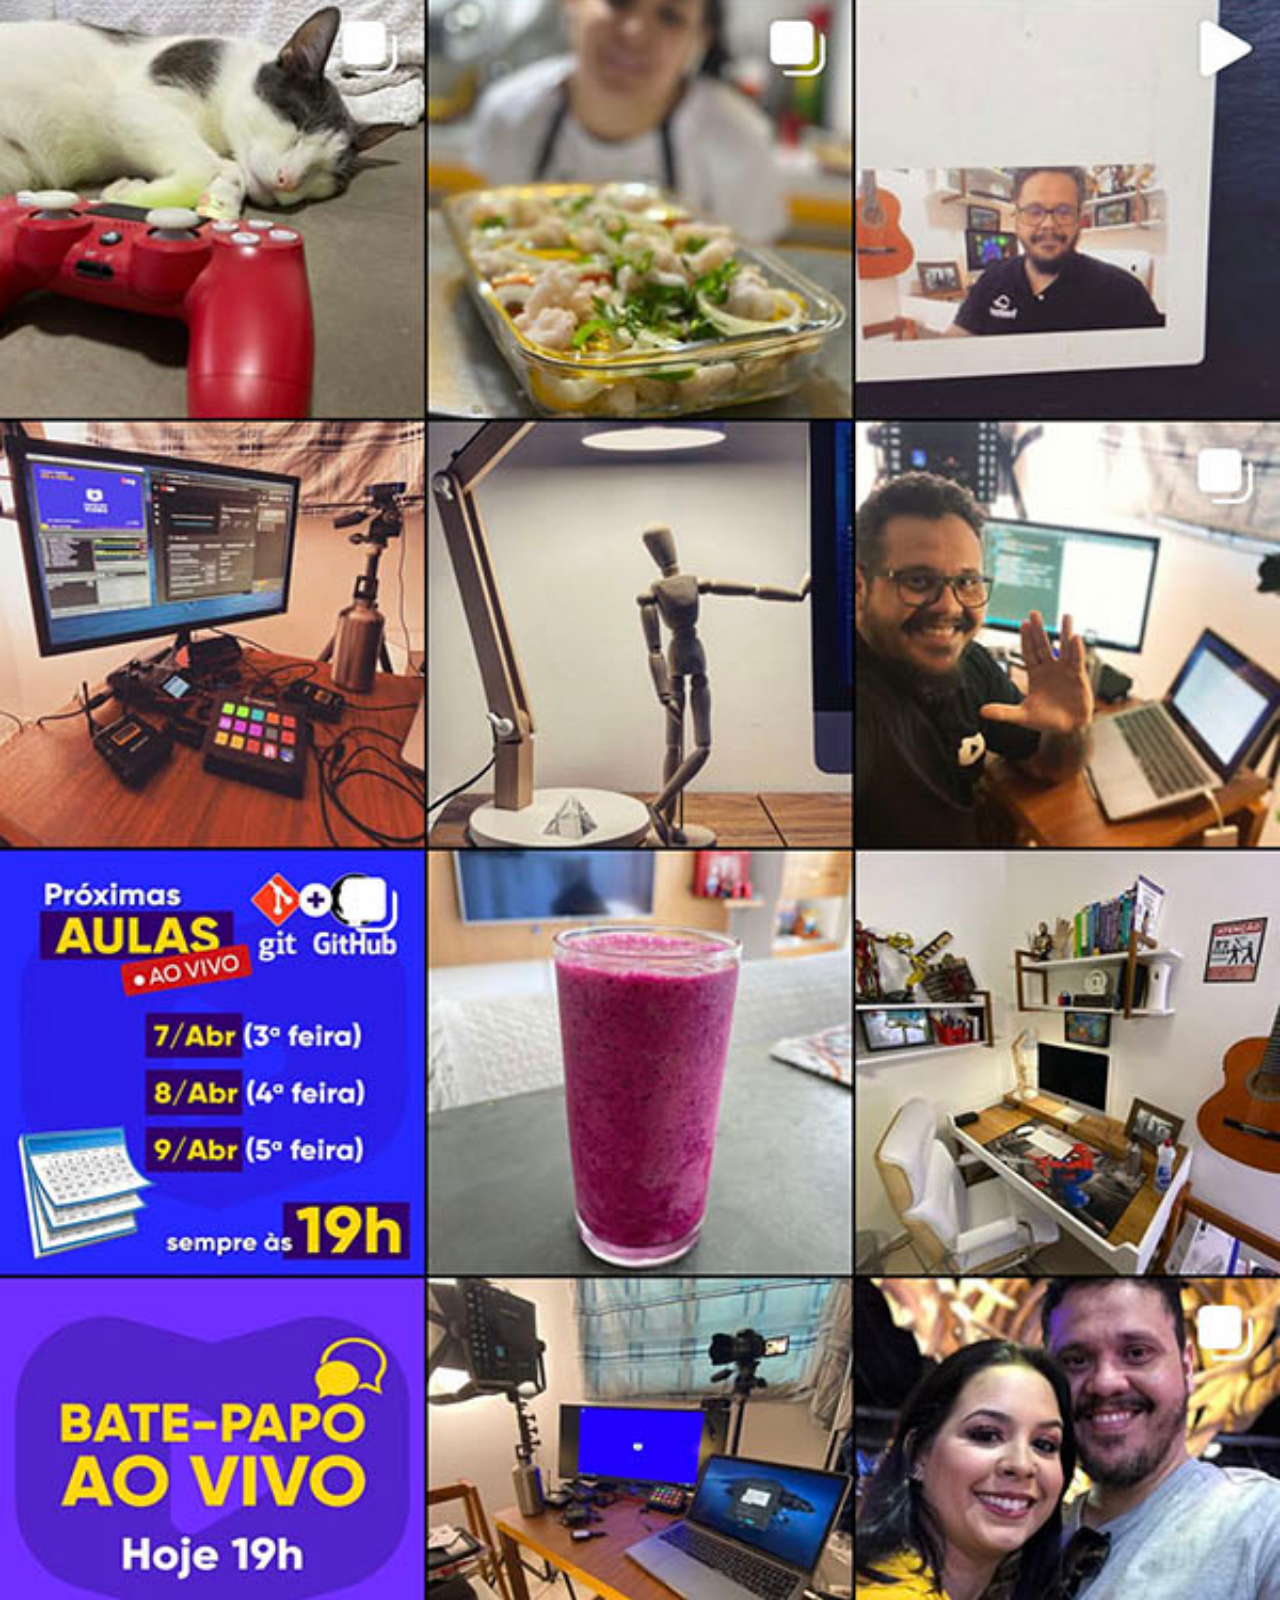
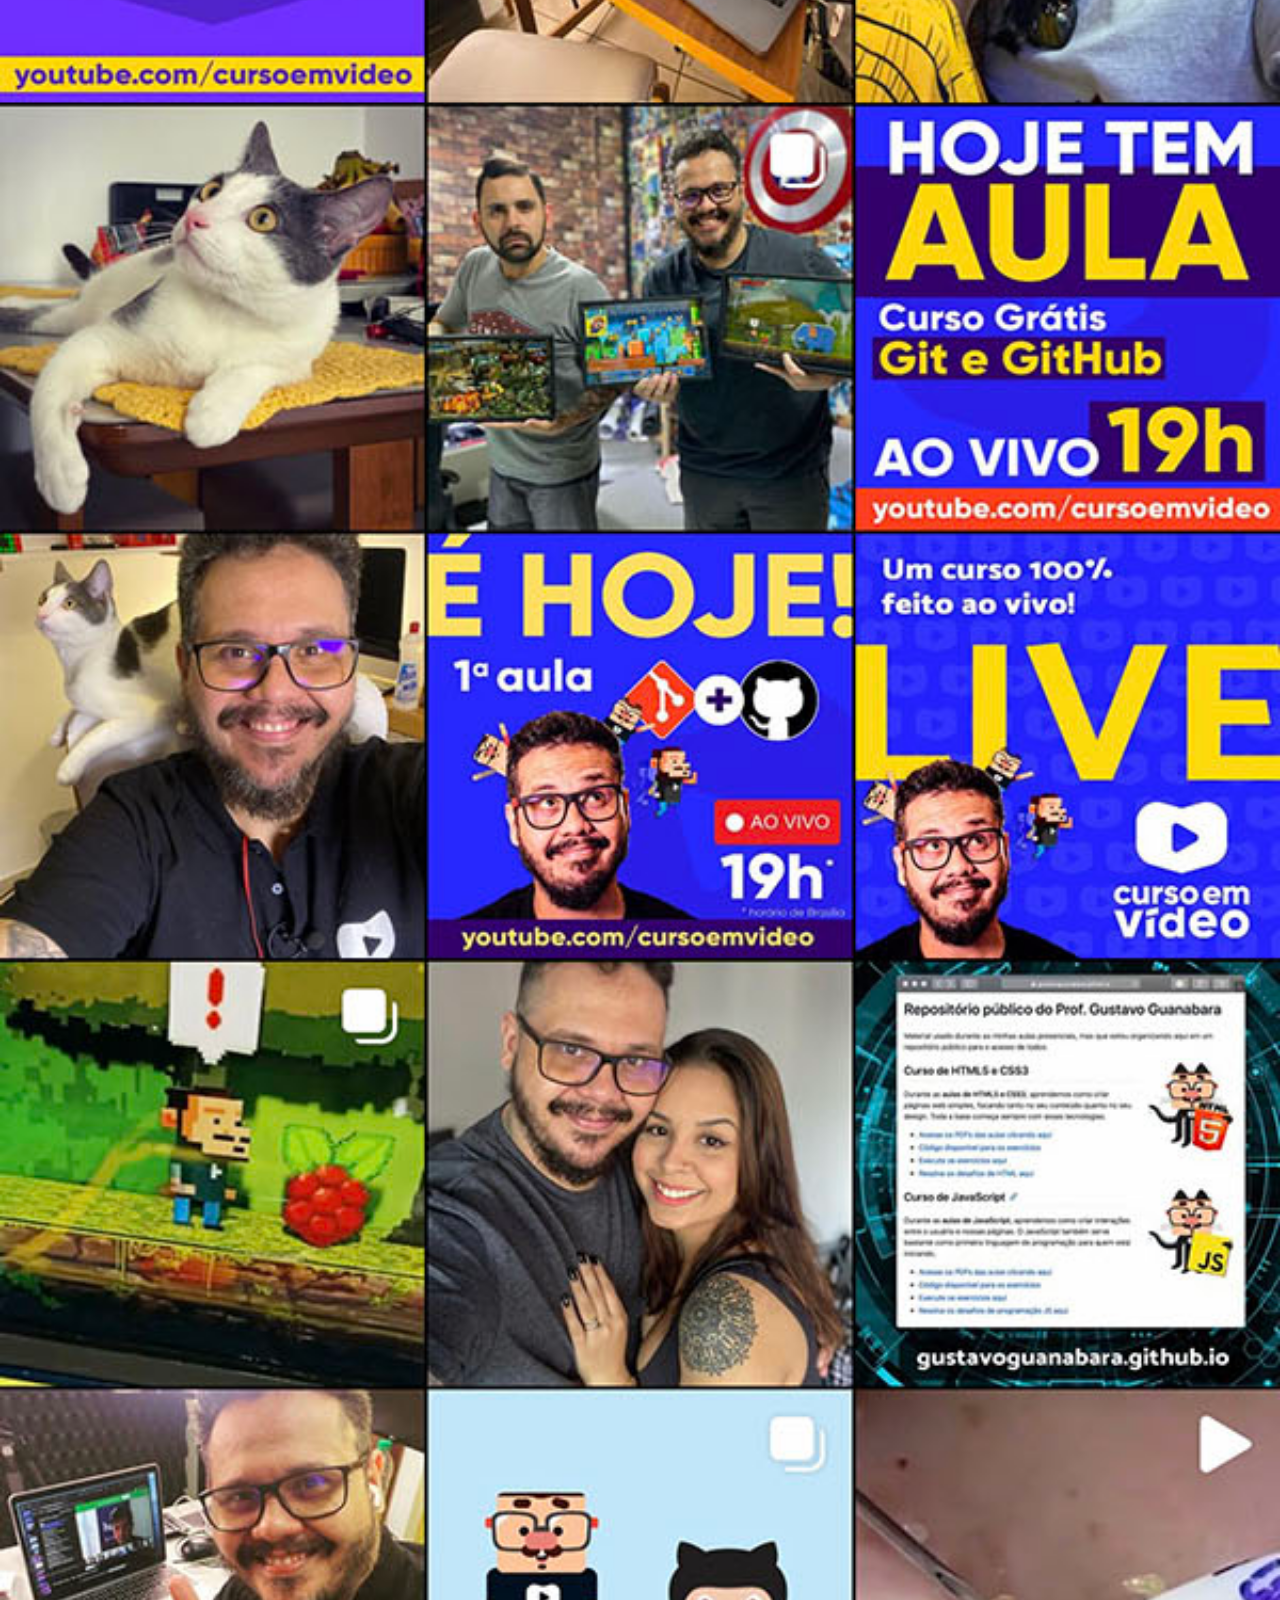
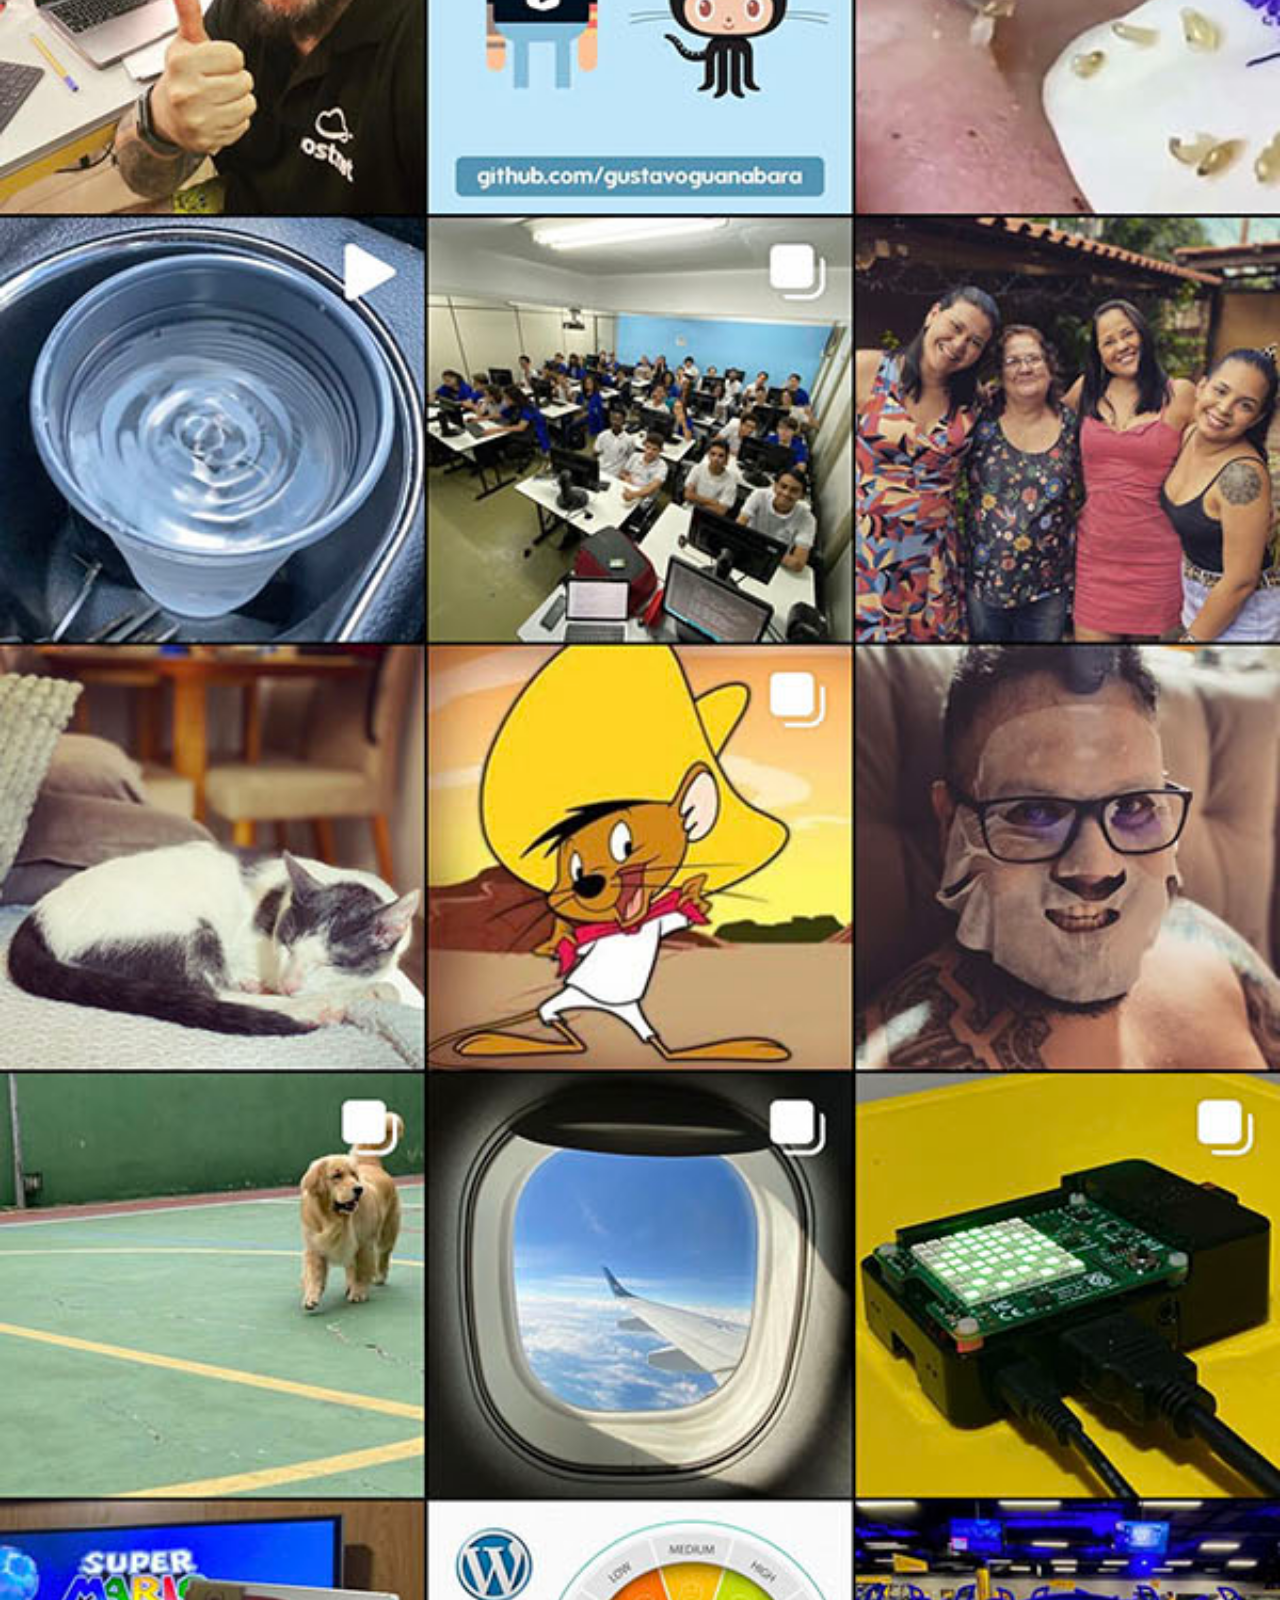
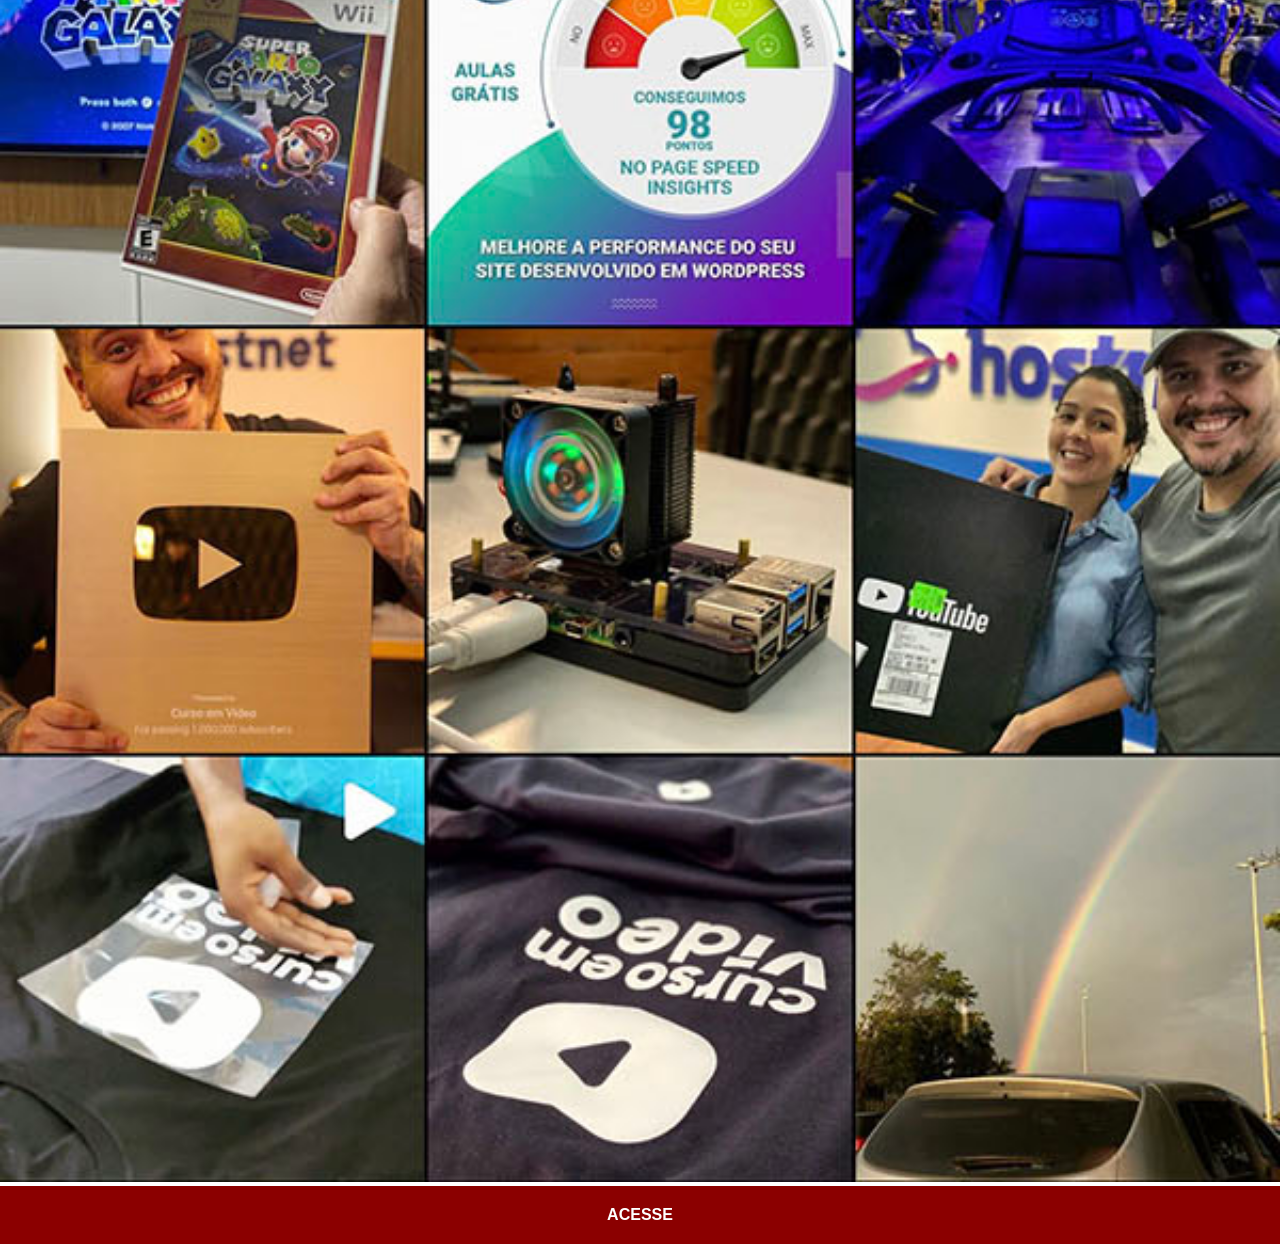
<file: insta.html>
<!DOCTYPE html>
<html lang="pt-br">
<head>
    <meta charset="UTF-8">
    <meta name="viewport" content="width=device-width, initial-scale=1.0">
    <title>Instagram</title>
    <link rel="stylesheet" href="estilos/social.css">
</head>
<body>
    <img src="imagens/tela-instagram.jpg" alt="Insta">
    <a href="https://www.instagram.com/vtr._gabriell/" target="_blank">ACESSE</a>
</body>
</html>
</file>
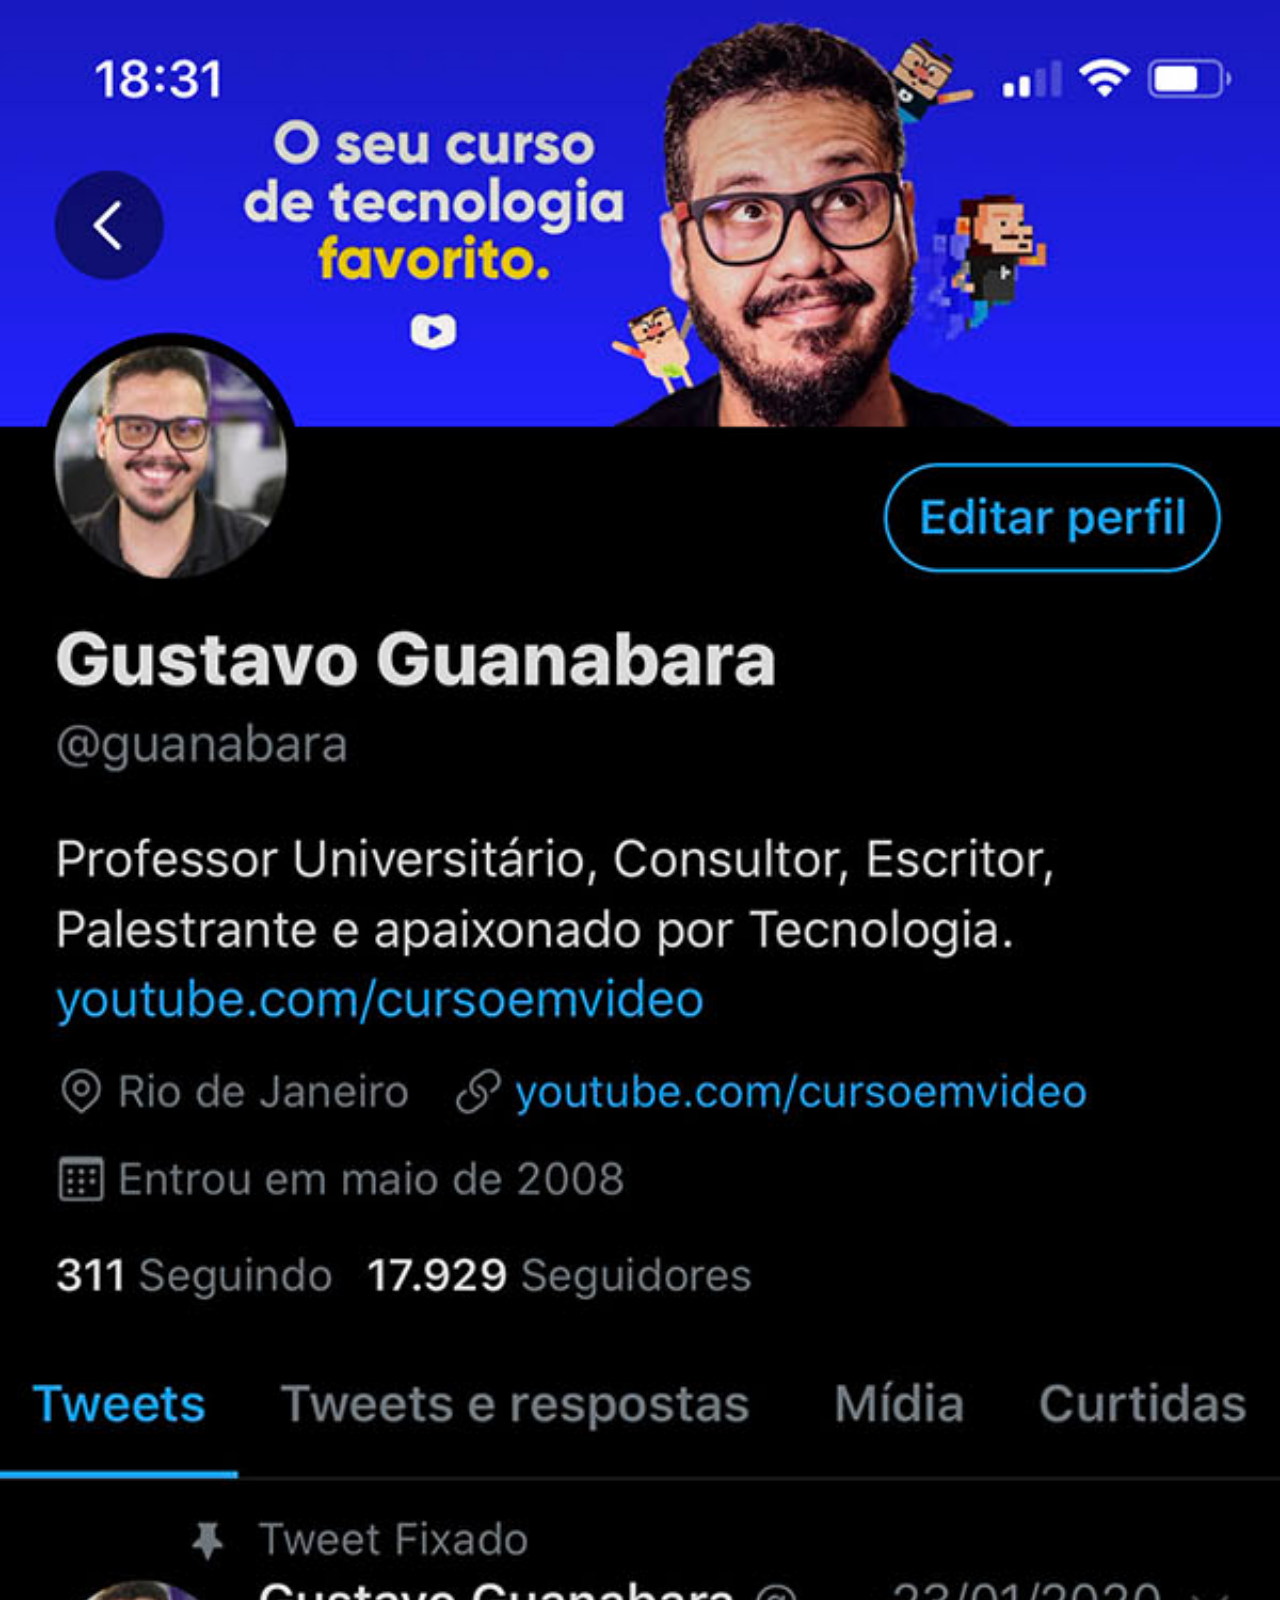
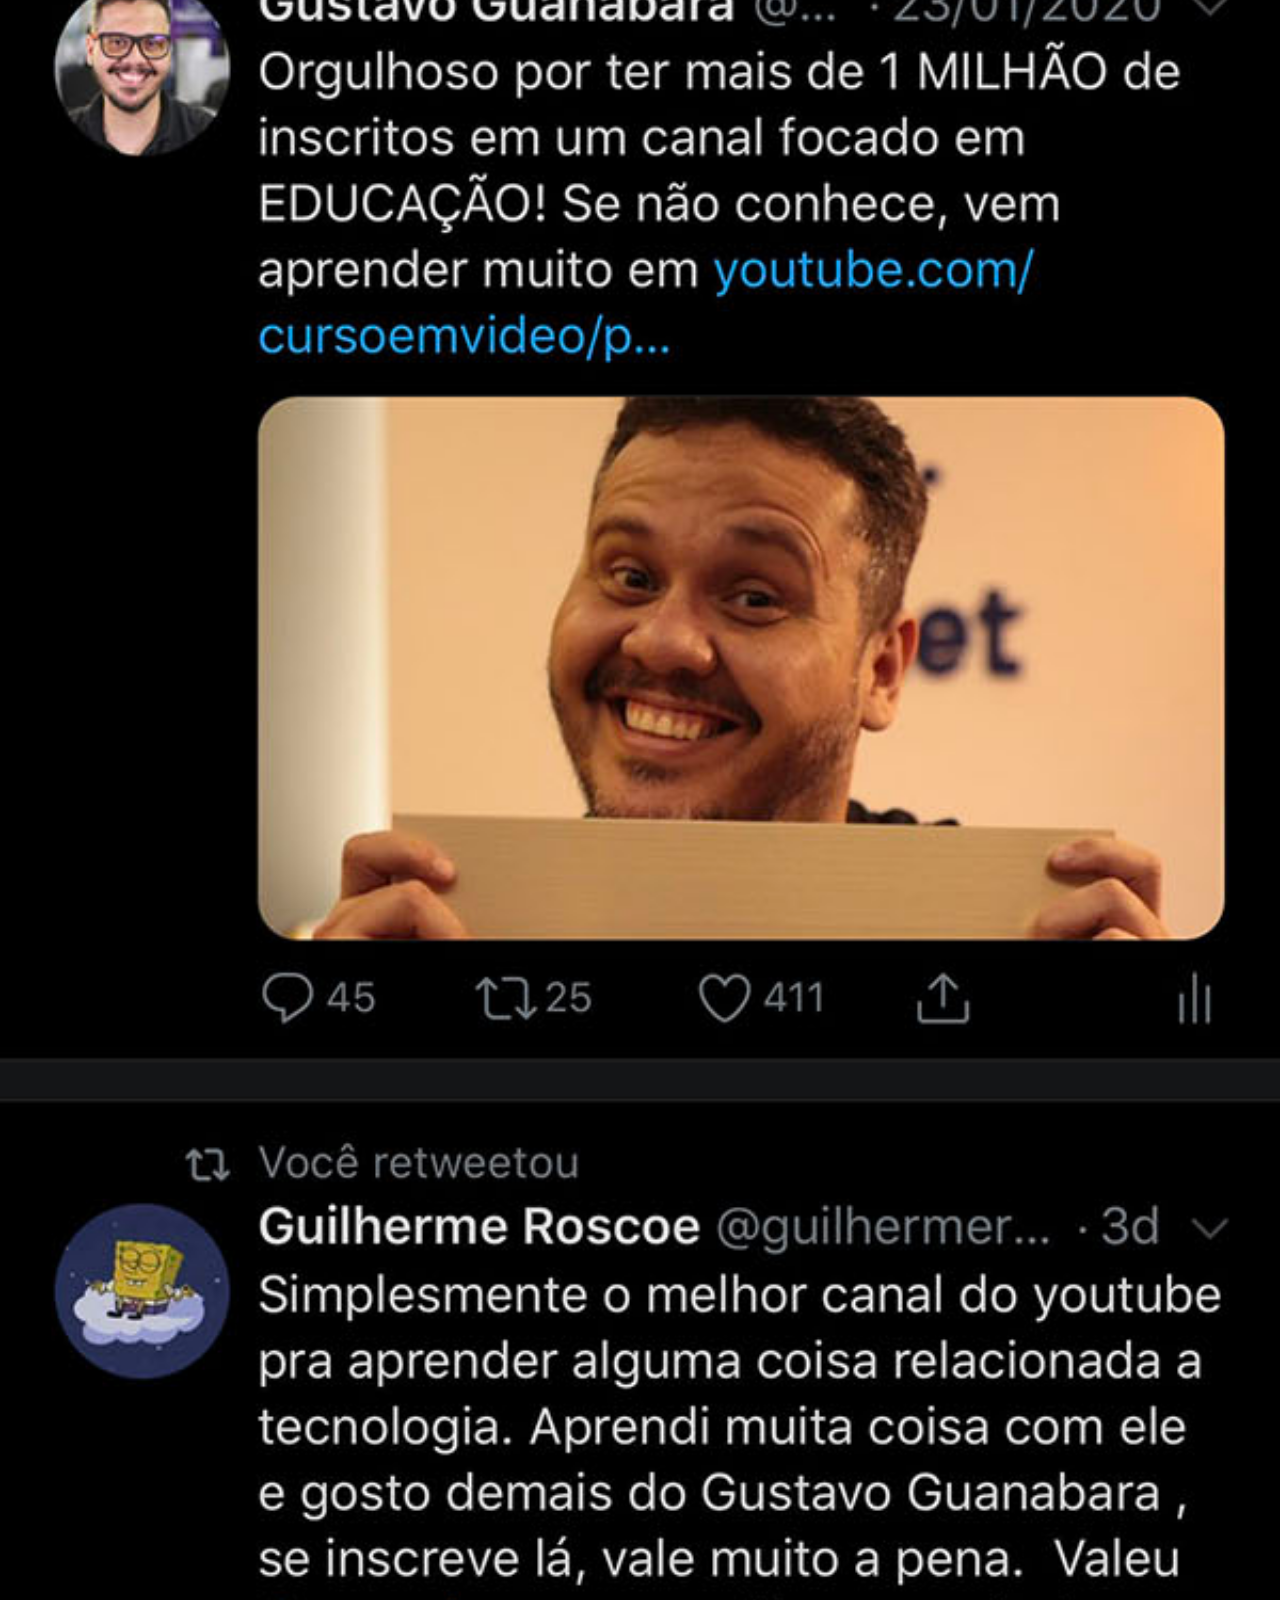
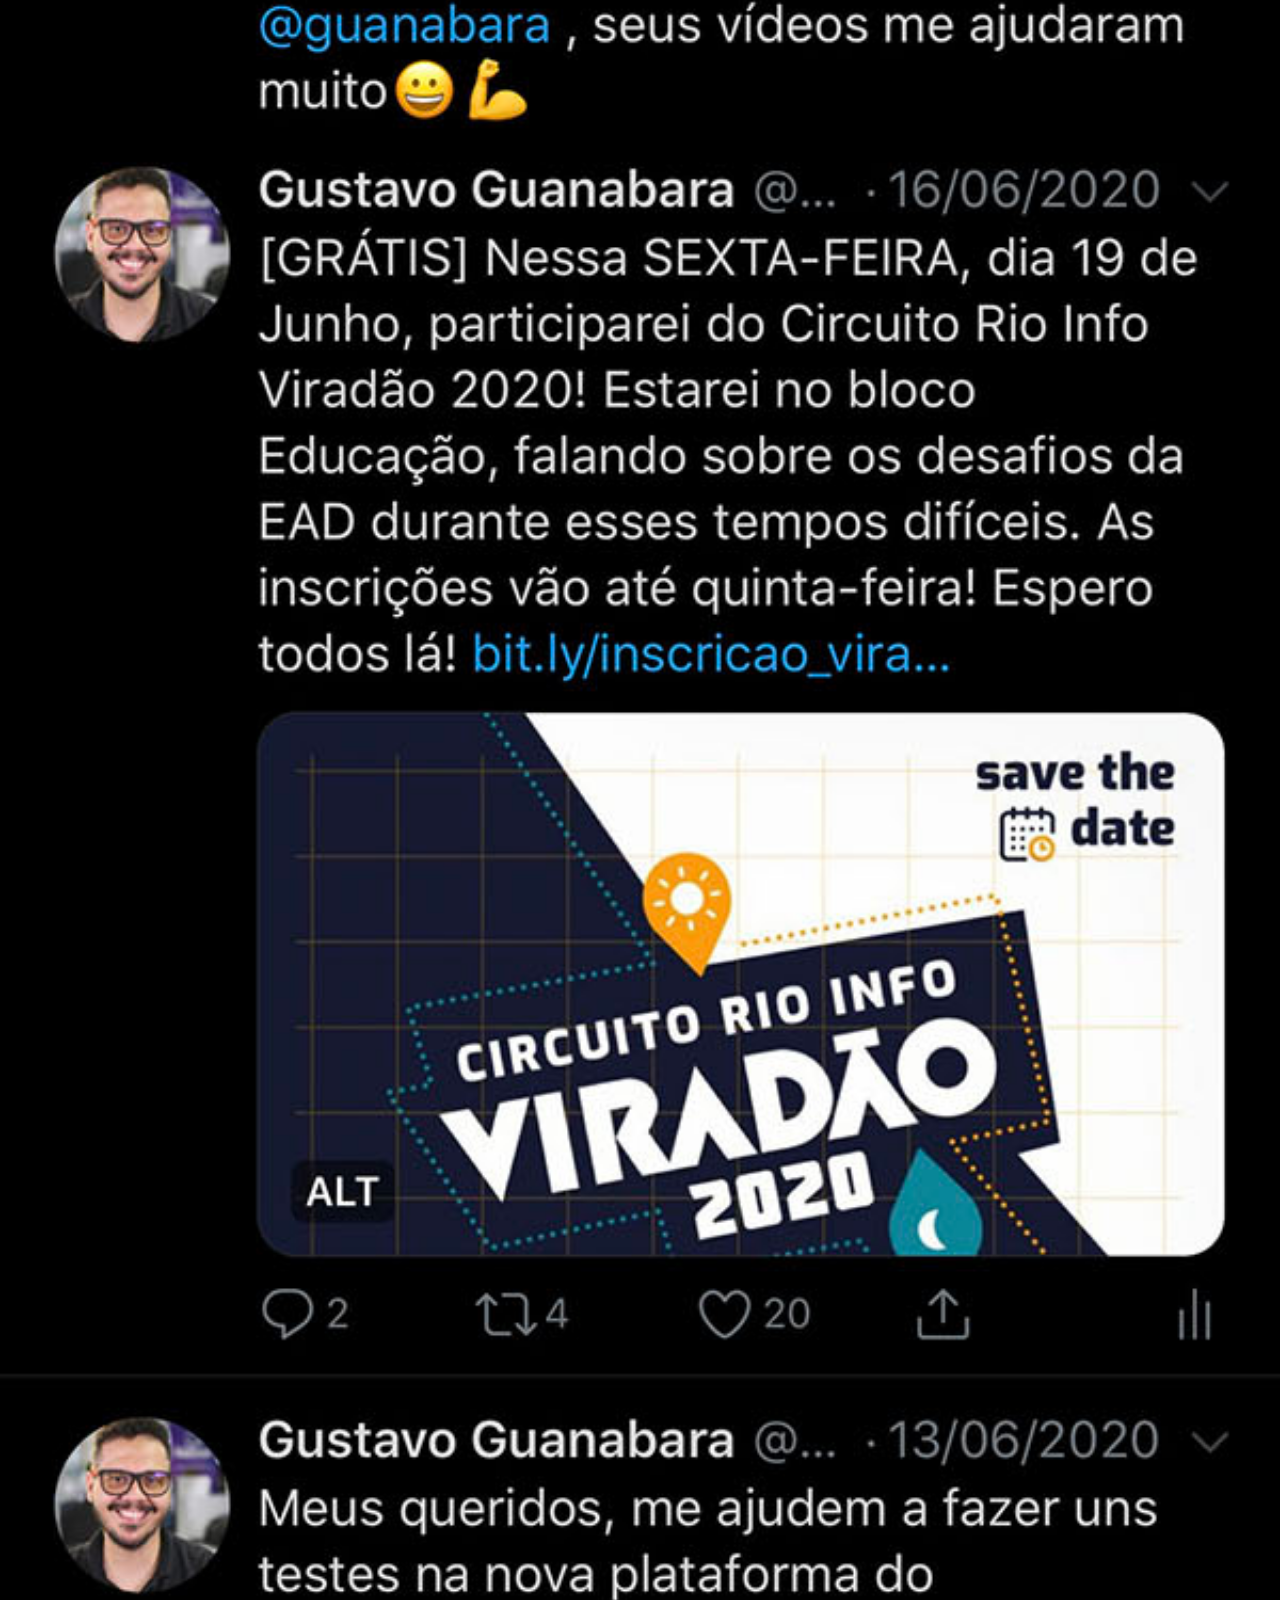
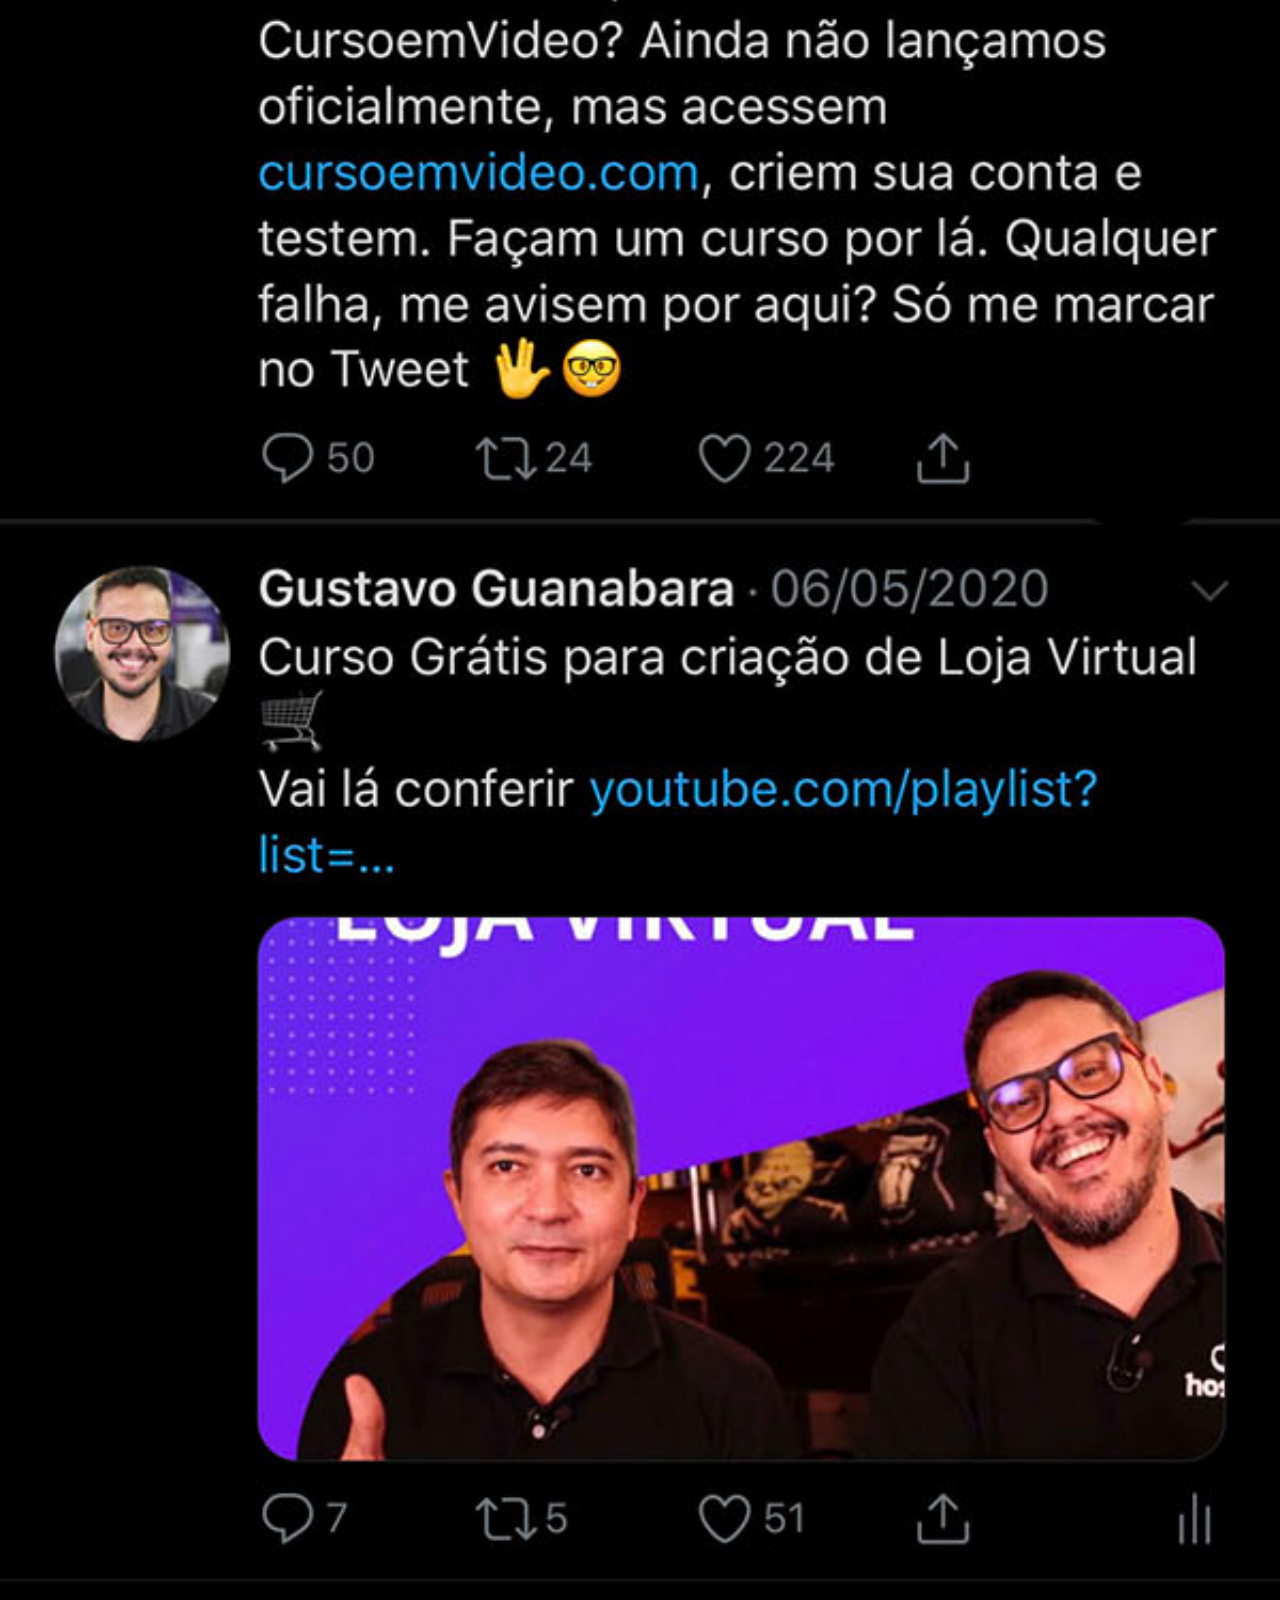
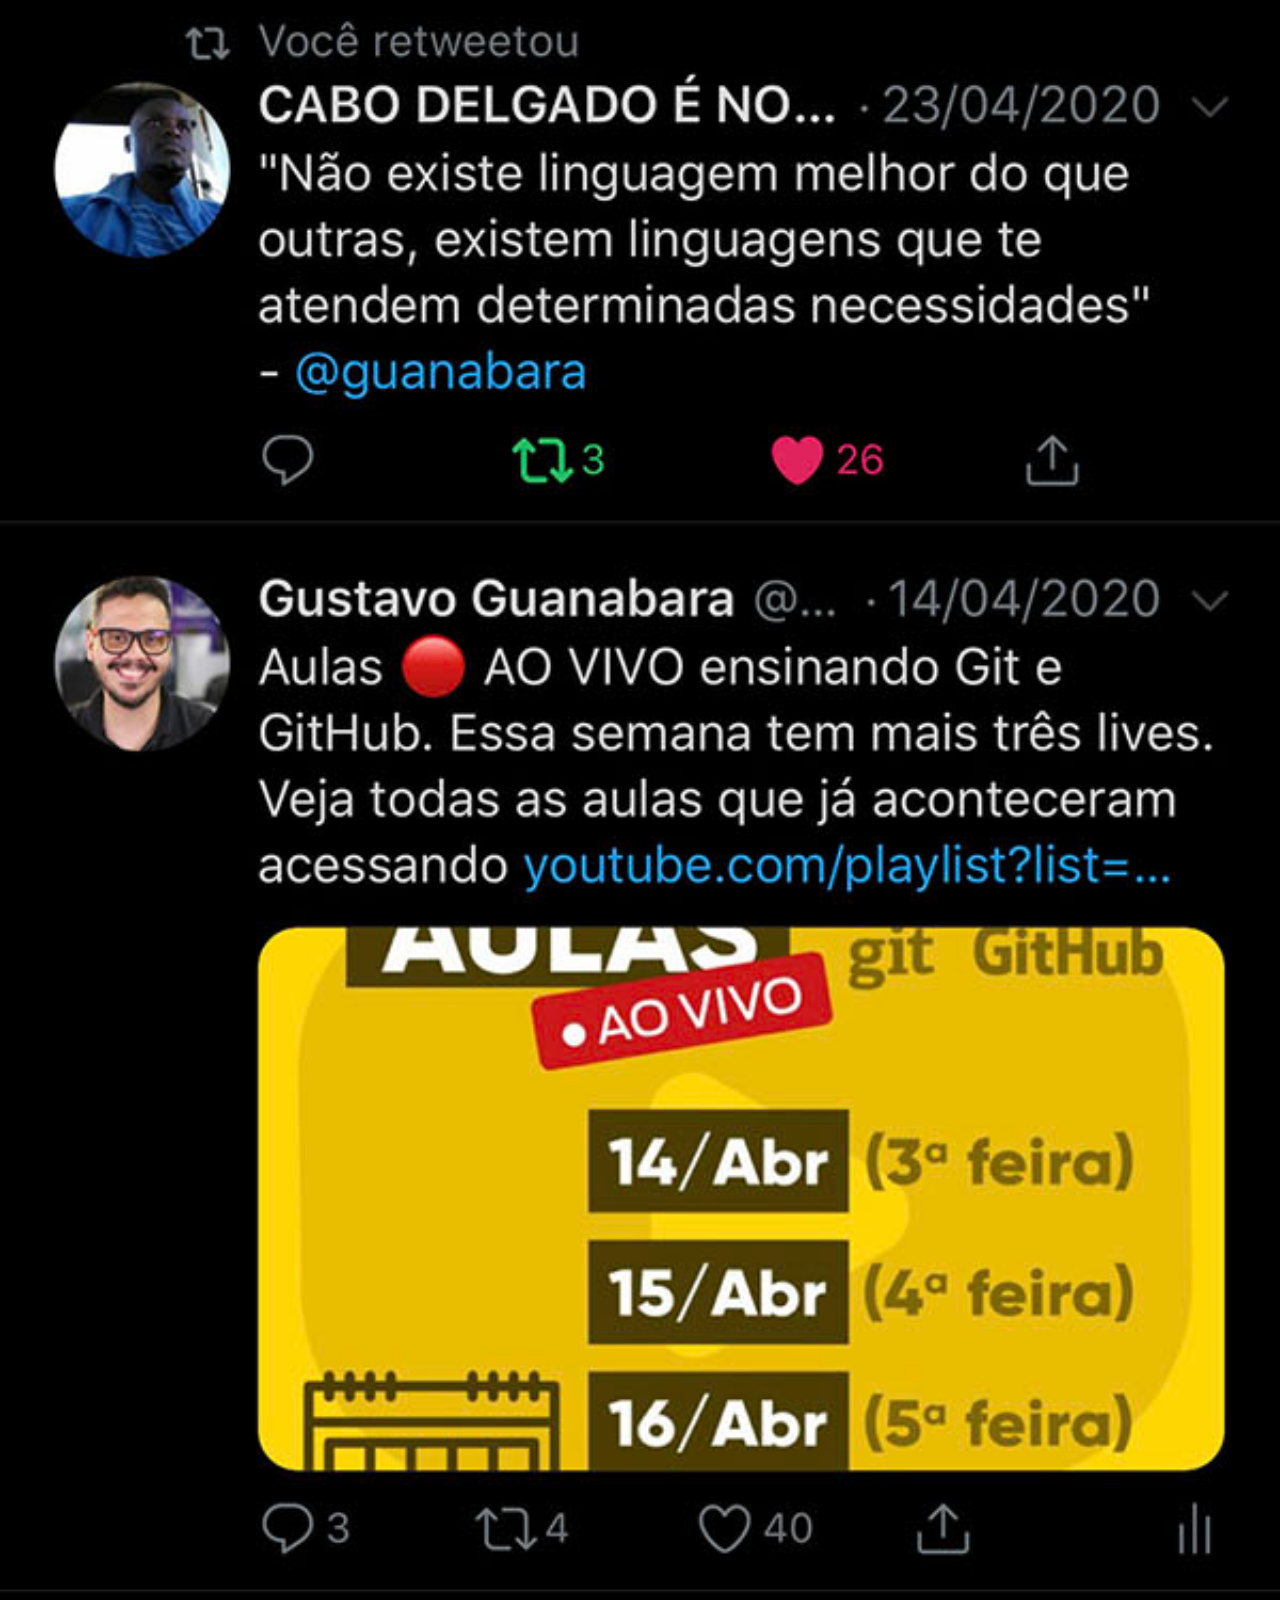
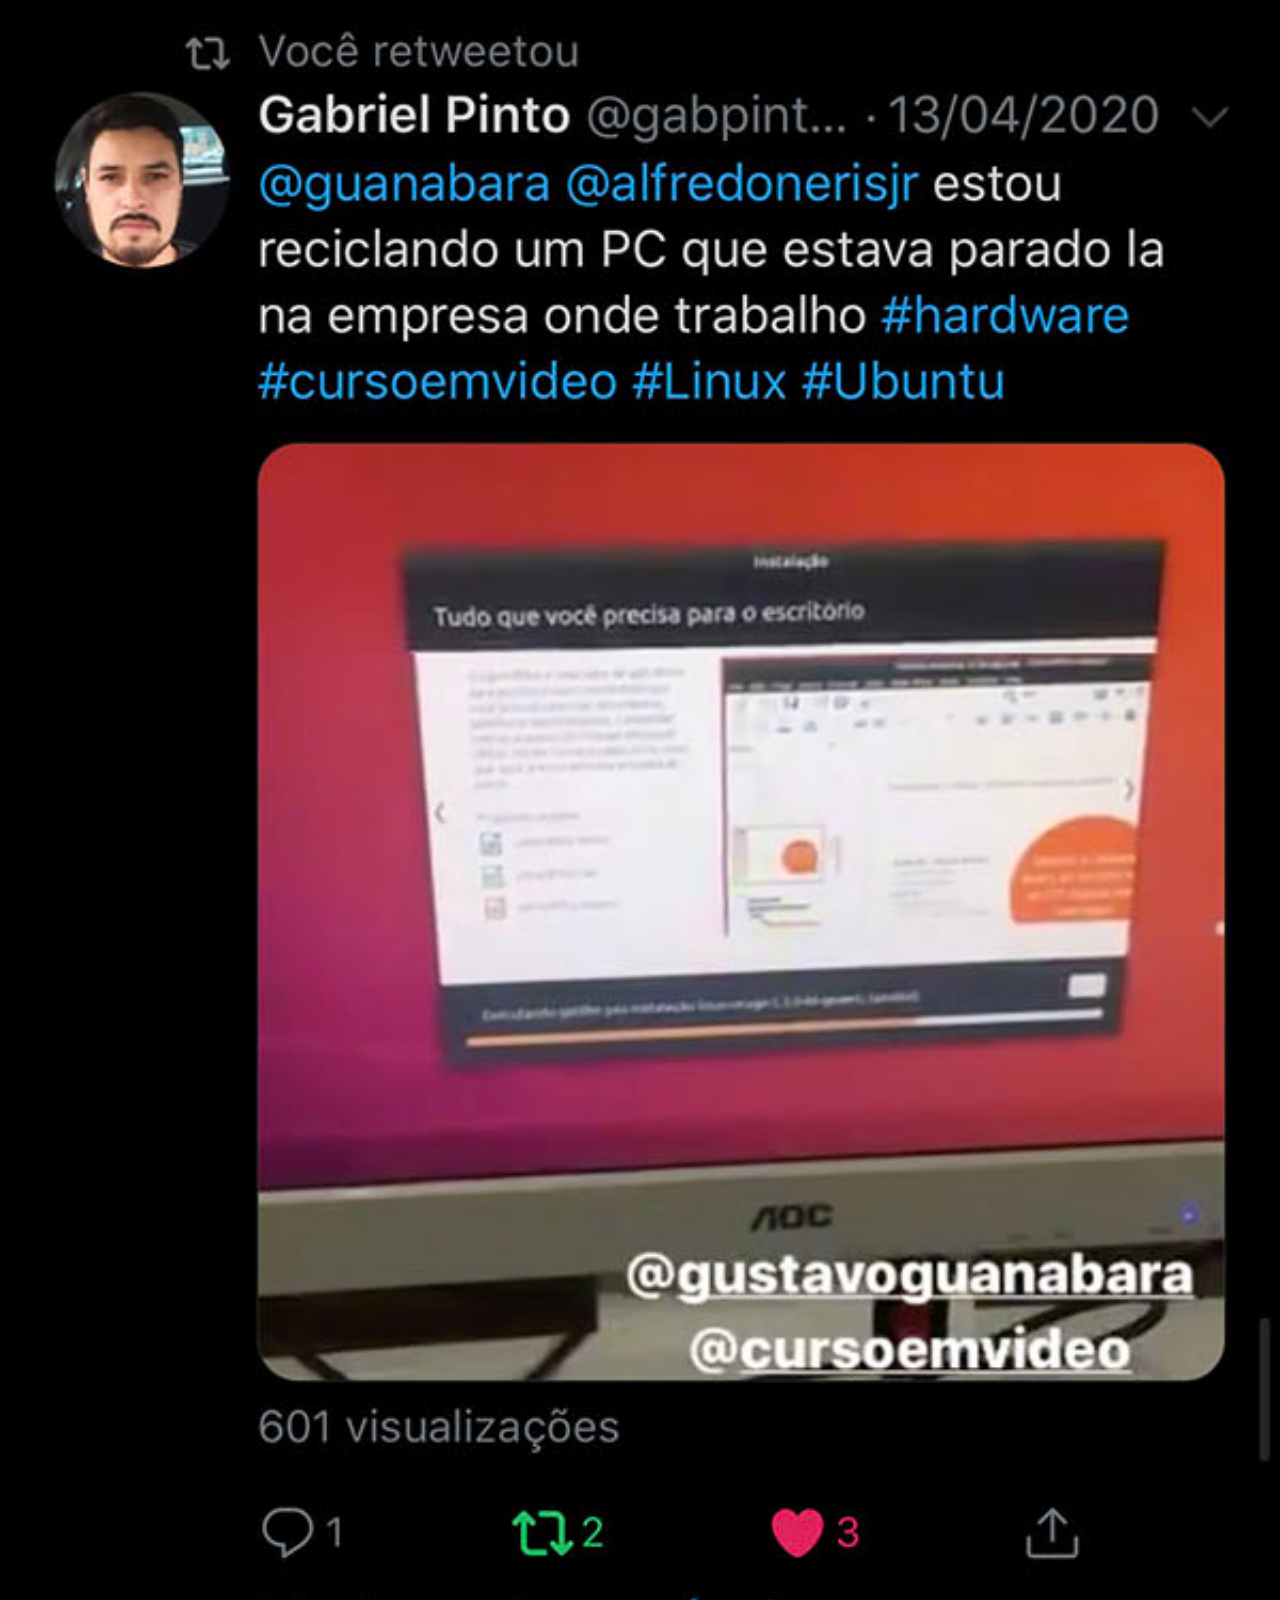
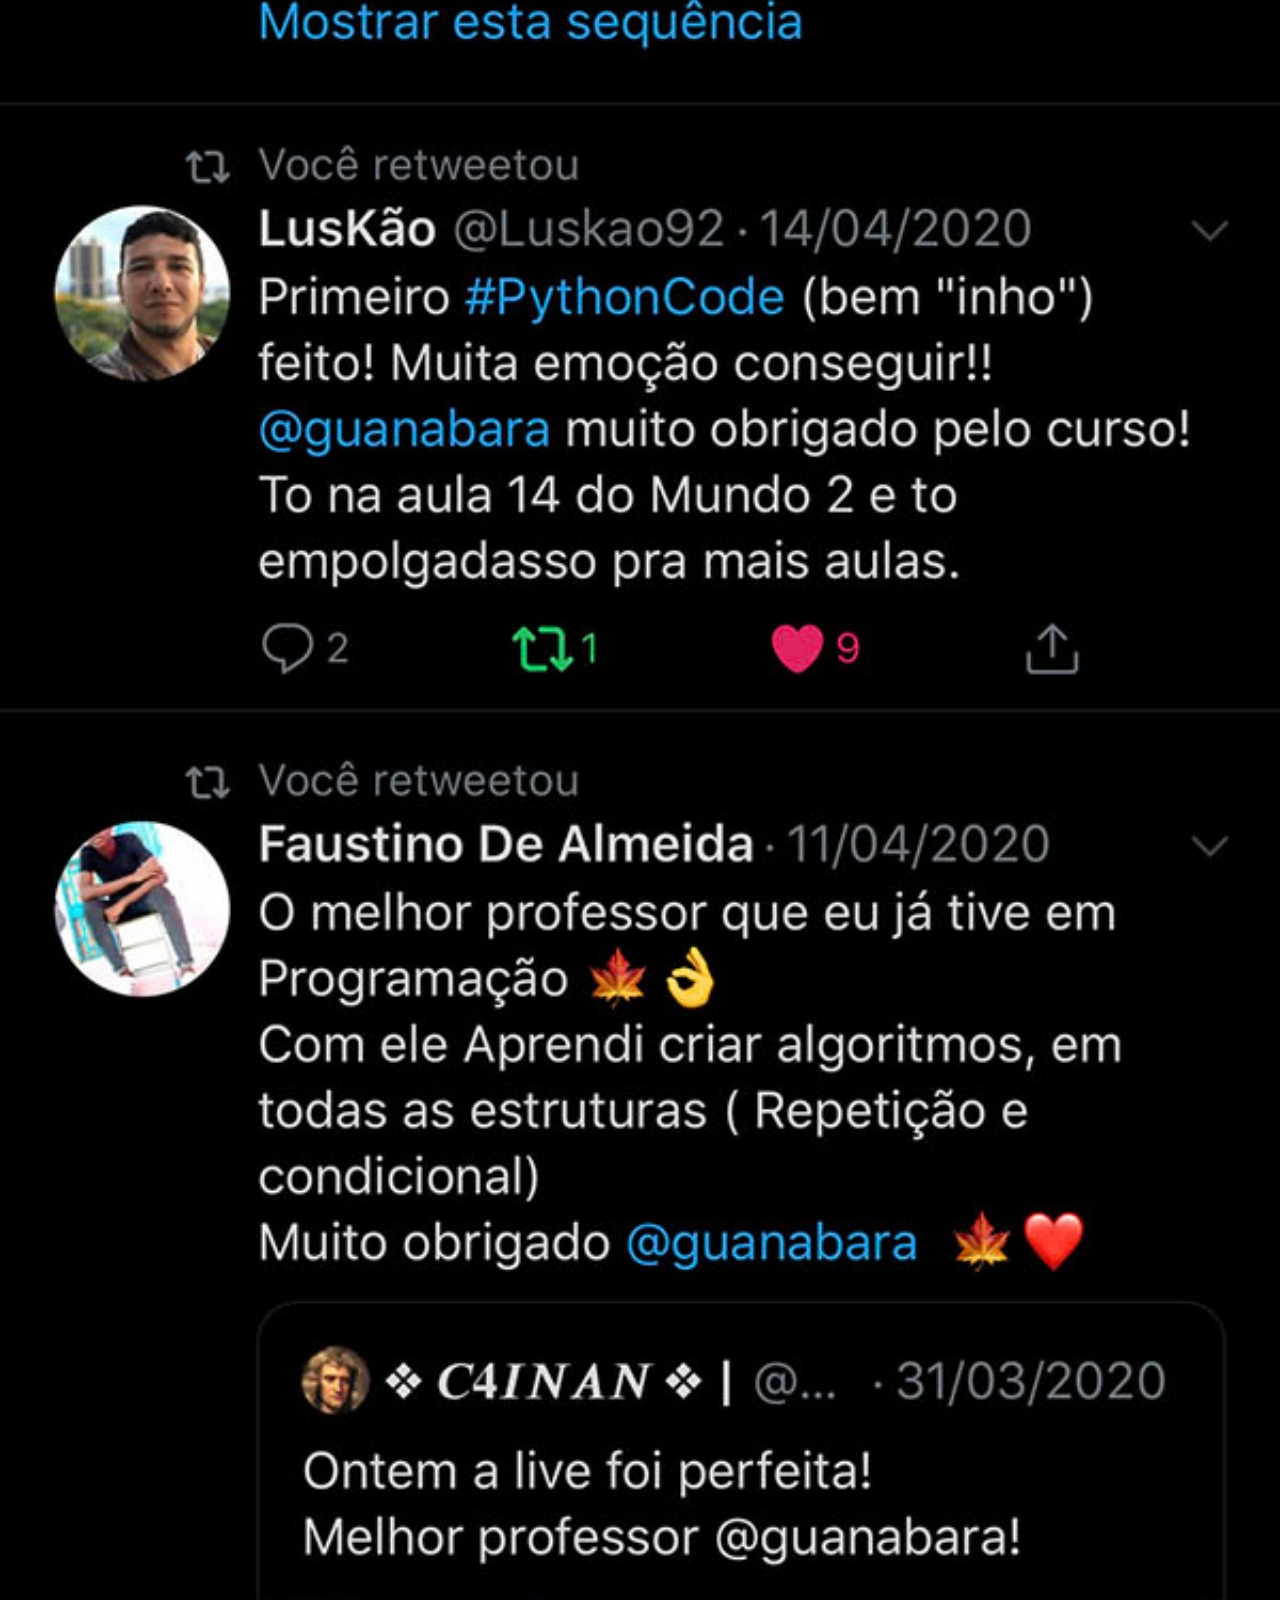
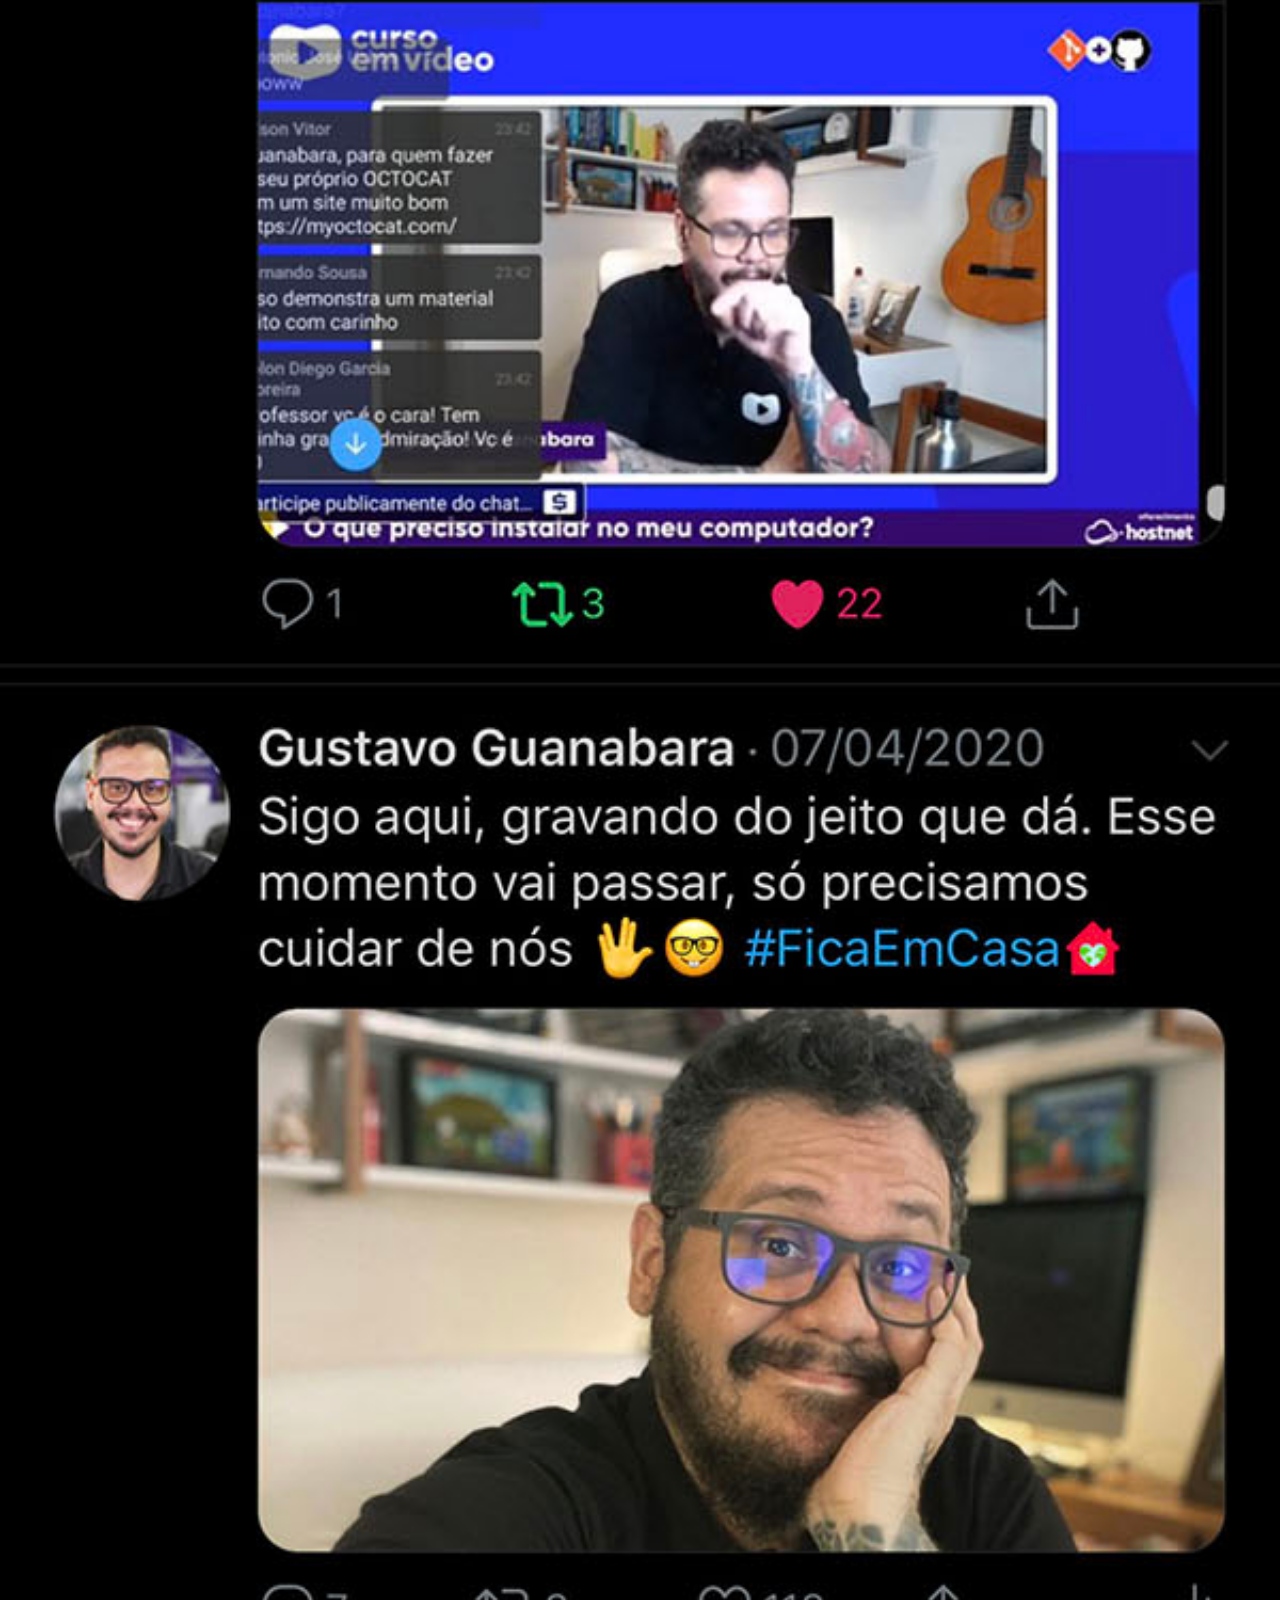
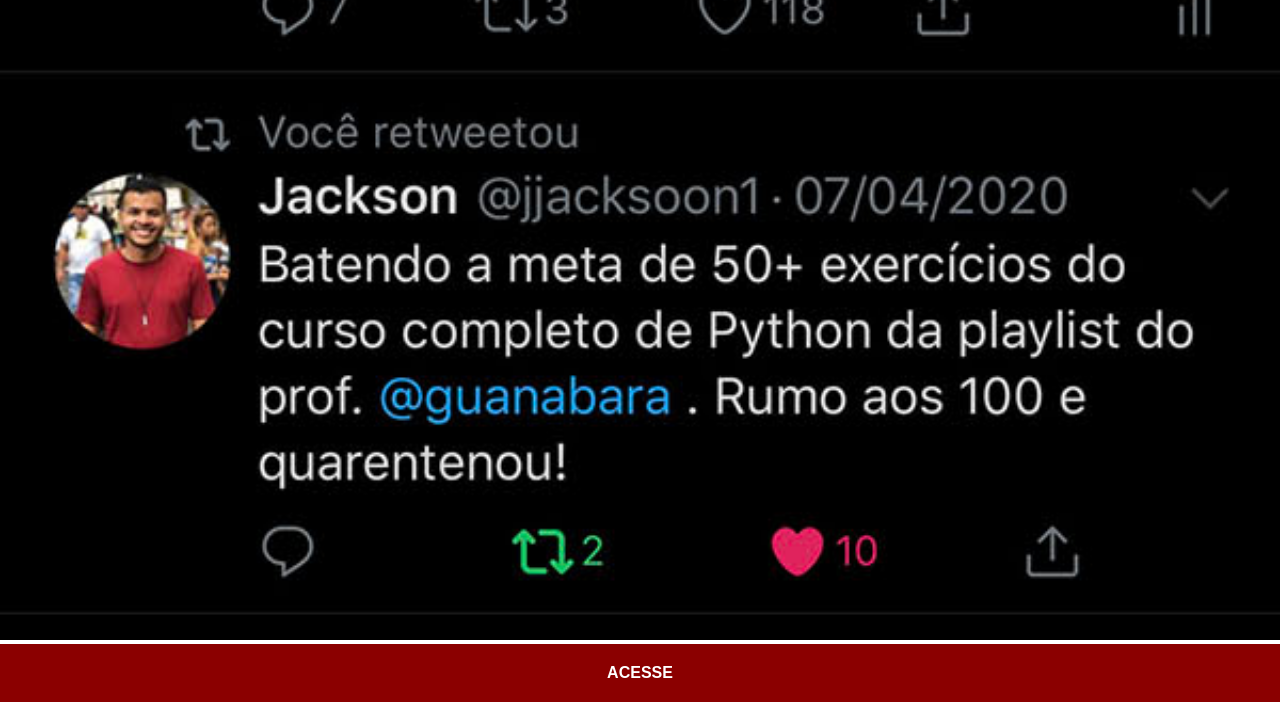
<file: tw.html>
<!DOCTYPE html>
<html lang="pt-br">
<head>
    <meta charset="UTF-8">
    <meta name="viewport" content="width=device-width, initial-scale=1.0">
    <title>Twitter</title>
    <link rel="stylesheet" href="estilos/social.css">
</head>
<body>
    <img src="imagens/tela-twitter.jpg" alt="Twitter">
    <a href="" target="_blank">ACESSE</a>
</body>
</html>
</file>
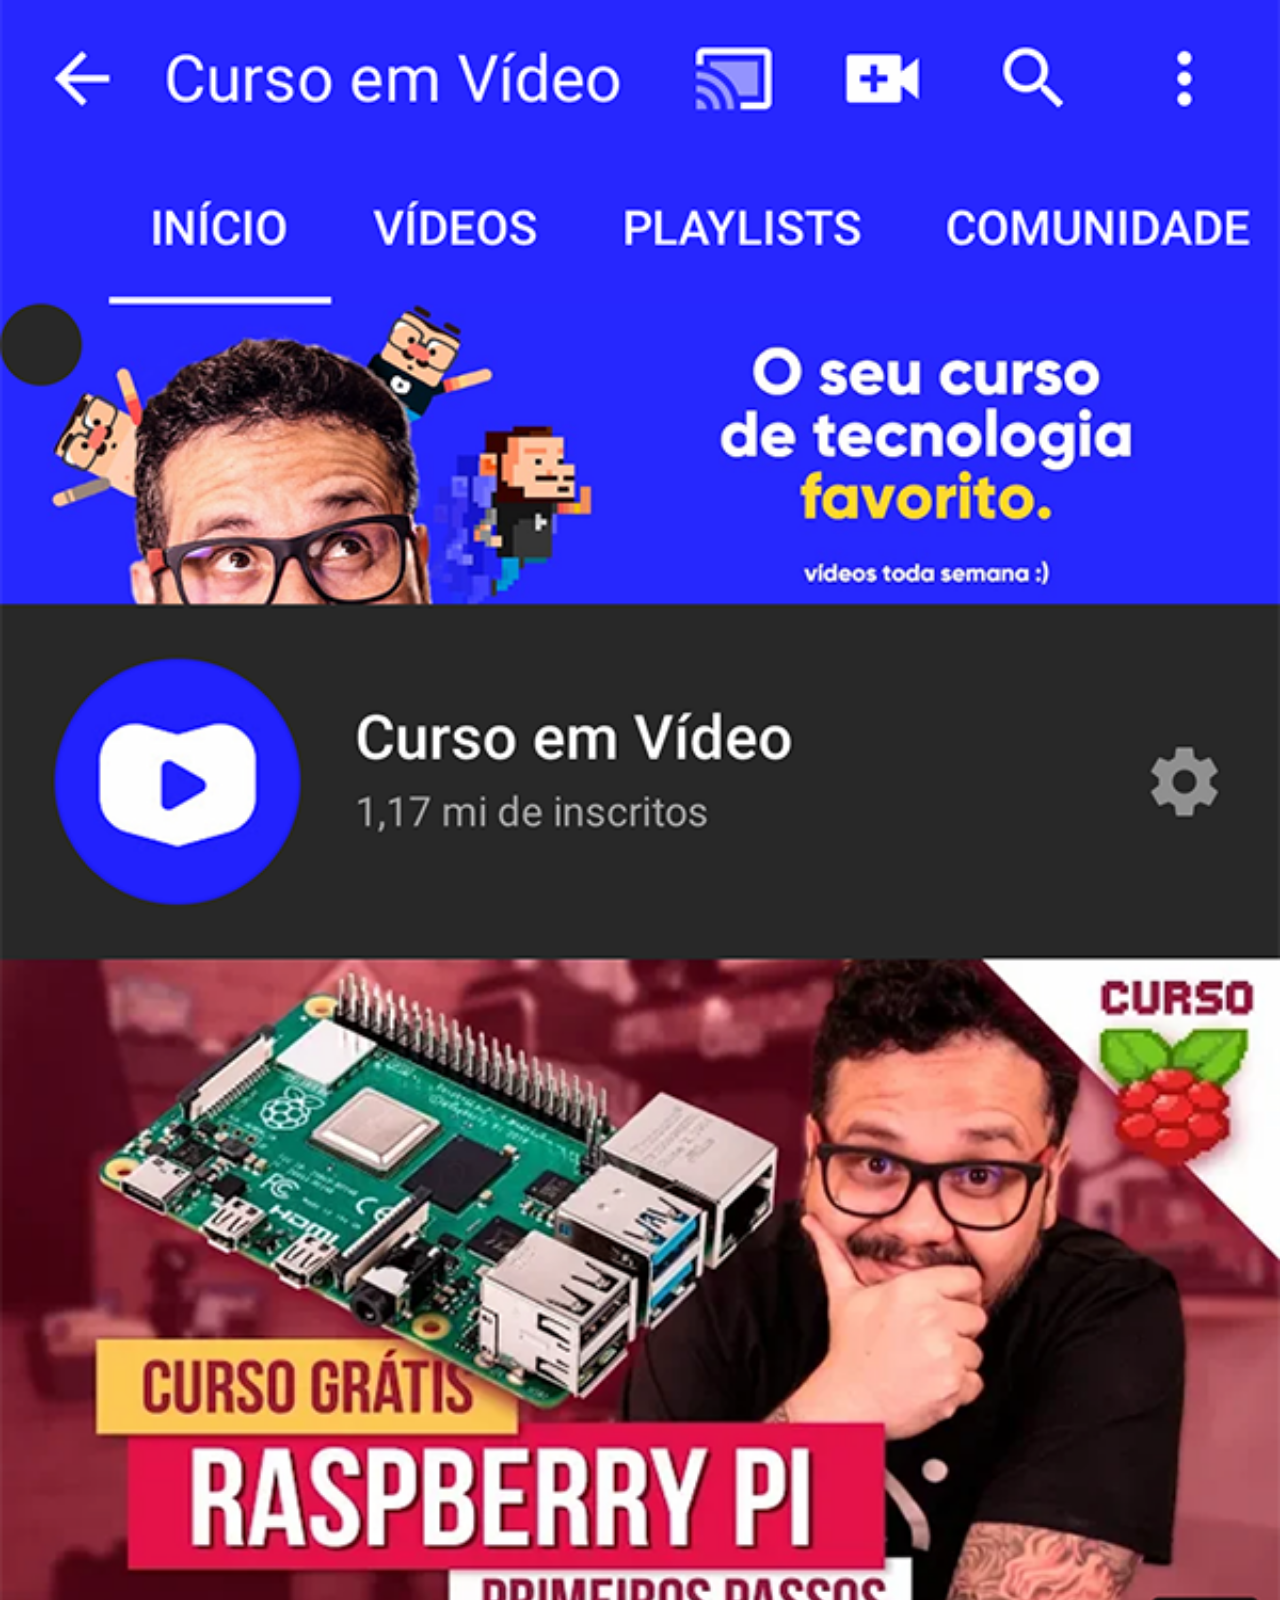
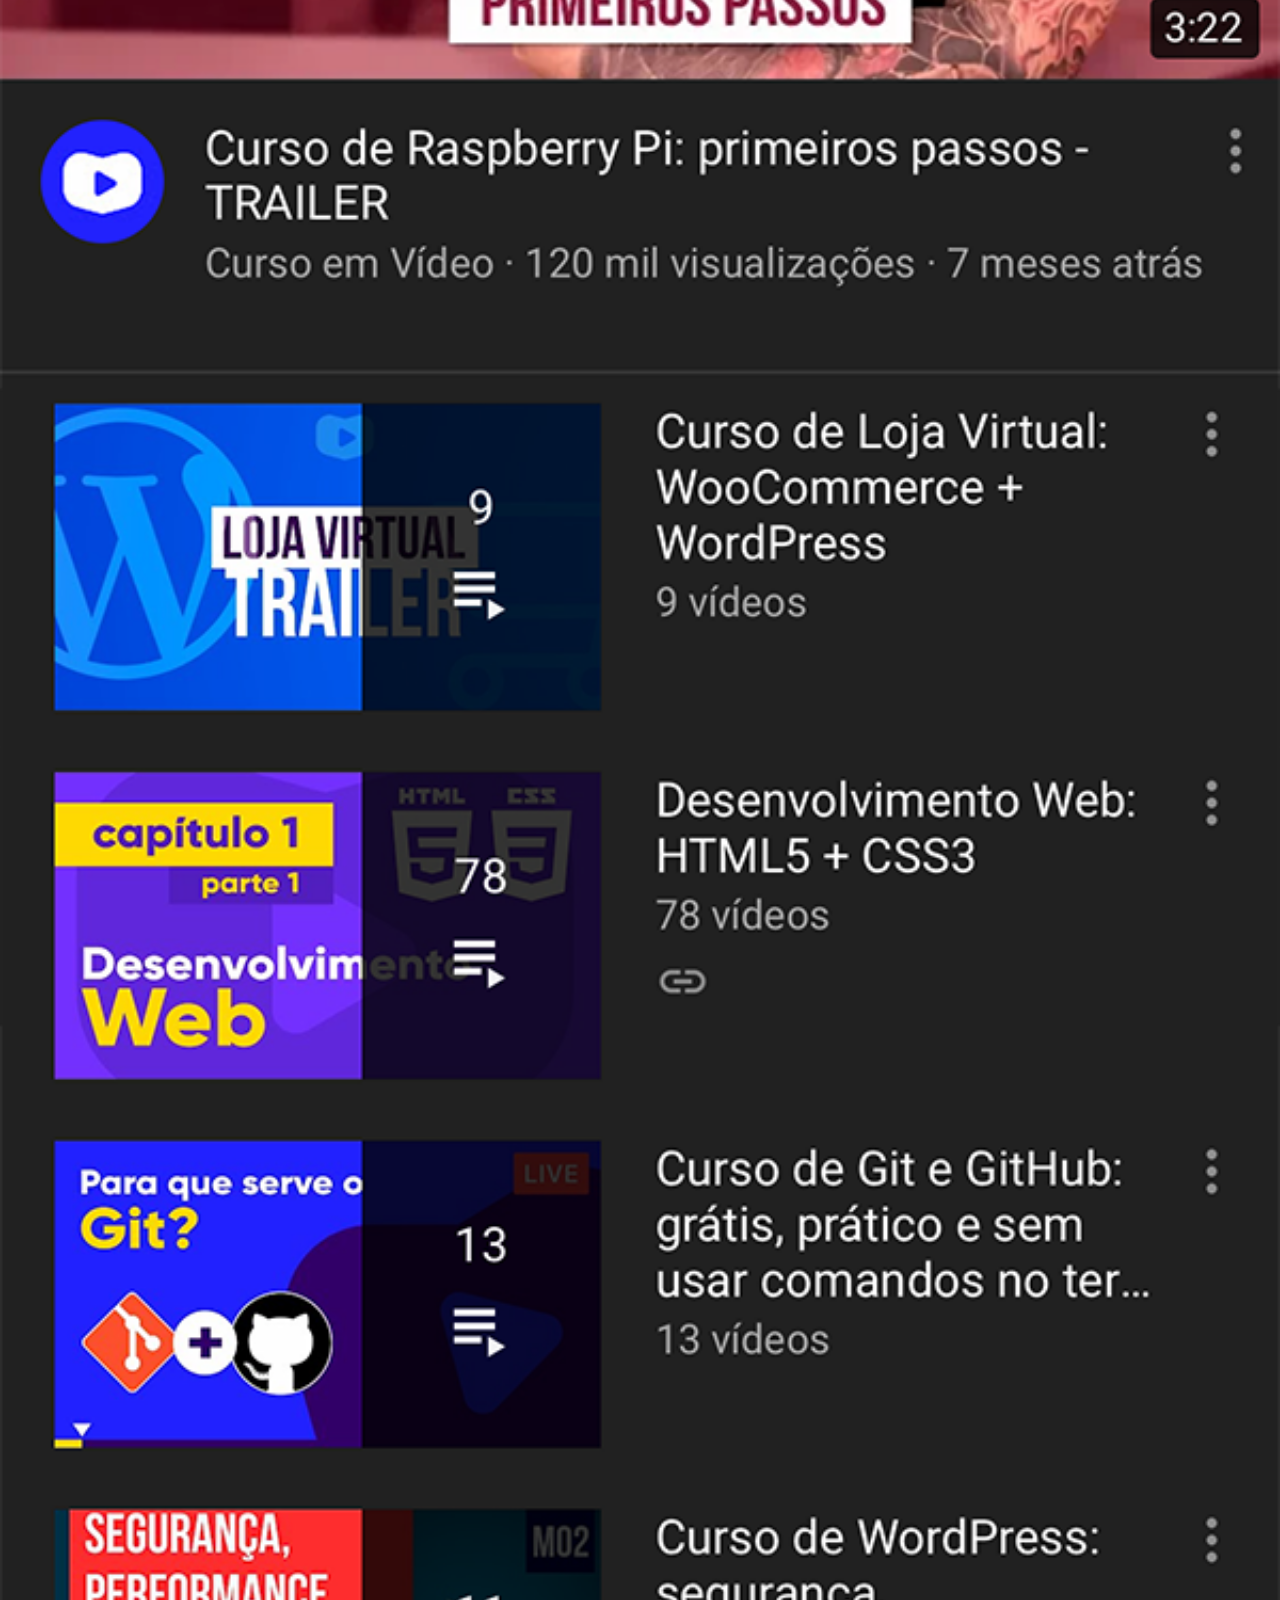
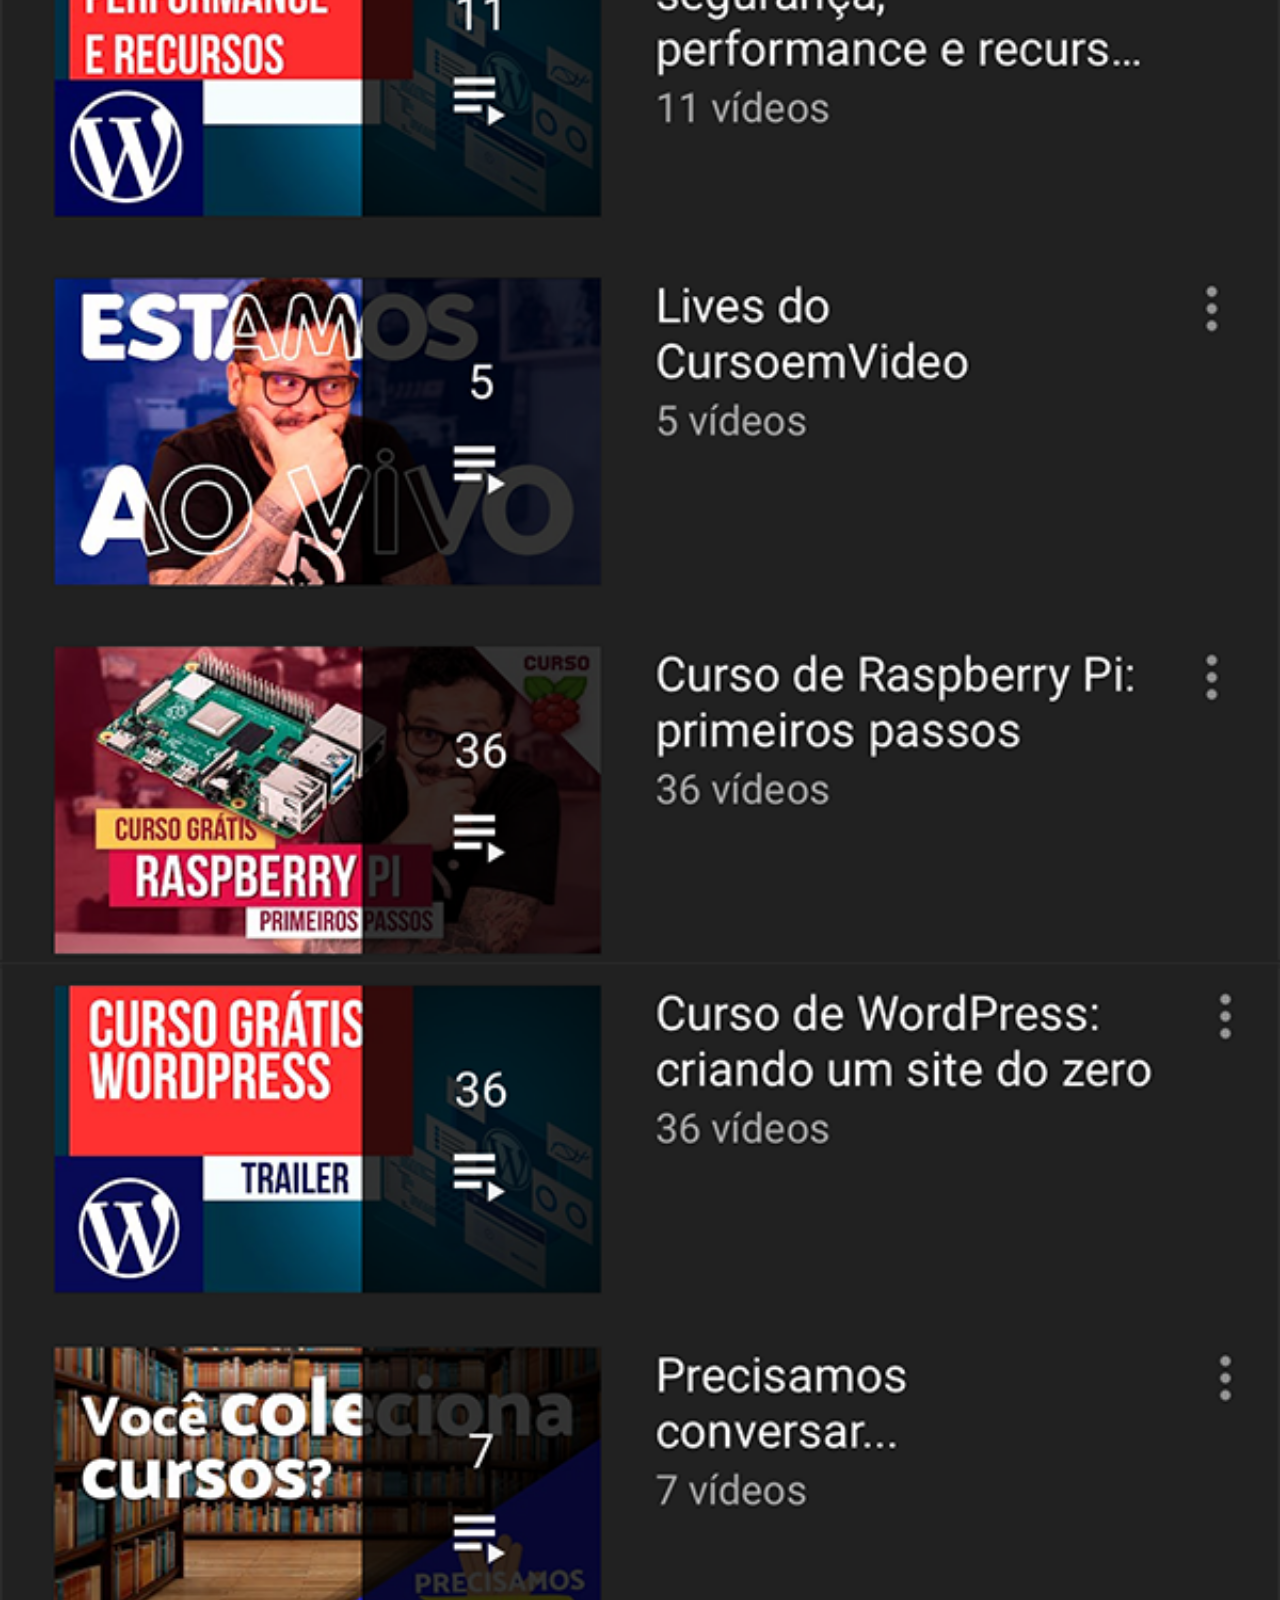
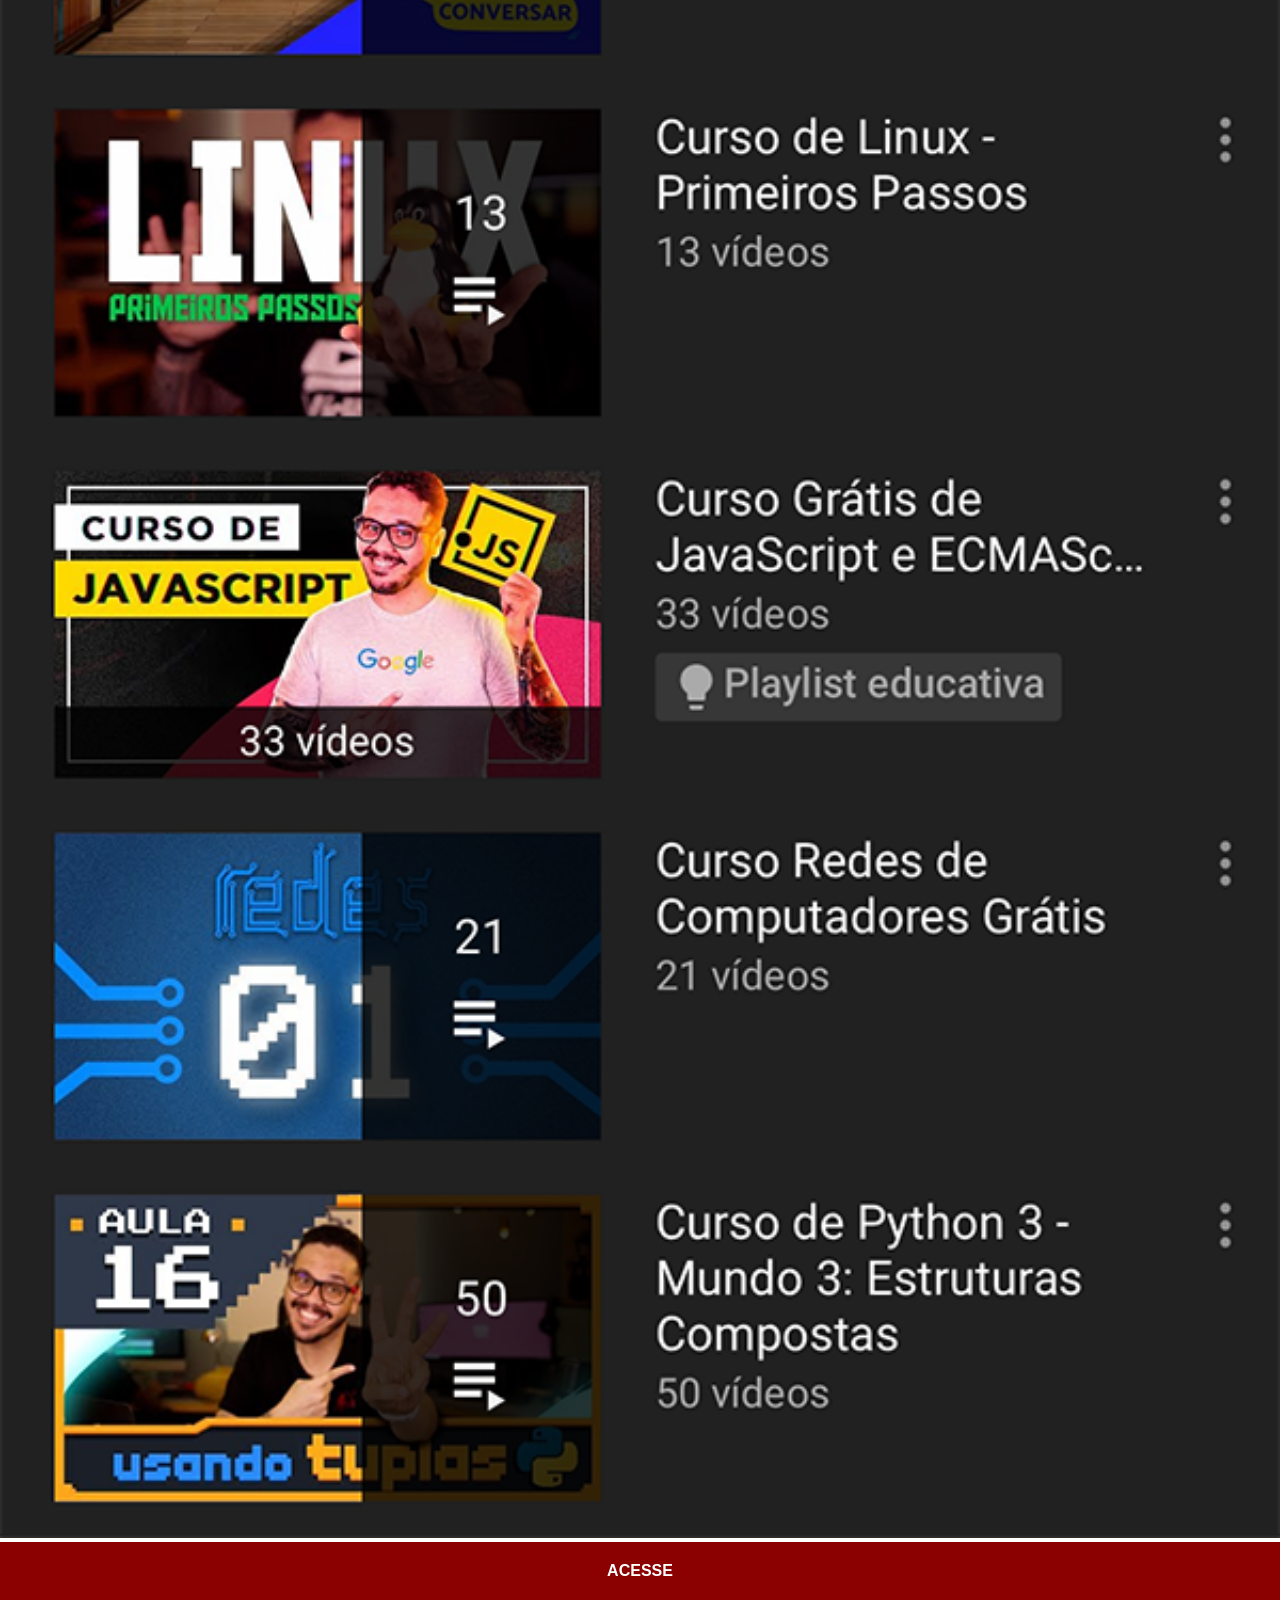
<file: yt.html>
<!DOCTYPE html>
<html lang="pt-br">
<head>
    <meta charset="UTF-8">
    <meta name="viewport" content="width=device-width, initial-scale=1.0">
    <title>YouTube</title>
    <link rel="stylesheet" href="estilos/social.css">
</head>
<body>
    <img src="imagens/tela-youtube.png" alt="YouTube">
    <a href="https://www.youtube.com/@cursoemvideo/playlists" target="_blank">ACESSE</a>
</body>
</html>
</file>
<file: estilos/style.css>
@charset "UTF-8";
* {
    margin: 0px;
    padding: 0px;
    font-family: Arial, Helvetica, sans-serif;
}

html, body {
    height: 100vh;
    width: 100vw;
    background-color: black;
}
body {
    background: url('../imagens/fundo-madeira.jpg') no-repeat top center;
    background-size: cover;
    background-attachment: fixed;
}

main {
    height: 100vh;
    position: relative;
}

section#telefone {
    position: absolute;
    top: 50%;
    left: 50%;
    transform: translate(-50%, -50%);

    height: 627px;
    width: 311px;
    background-color: blue;
    background: url('../imagens/frame-iphone.png') no-repeat;
}
section#redes-s  img {
    width: 50px;
    margin: 10px;
    border-radius: 50%;
    box-shadow: 2px 2px 5px #00000096;
    box-sizing: border-box;
}
section#redes-s img:hover{
    border: 2px solid #ffffff85;
    transform: translate( -3px, -3px);
    box-shadow: 5px 5px 10px #00000098;
    transition: transform .4s;

}
section#redes-s {
    text-align: right;
}


iframe#tela {
    position: relative;
    top: 80px;
    left: 22px;
    width: 268px;
    height: 472px;
}
</file>
<file: estilos/social.css>
@charset "UTF-8";

 * {
            margin: 0px;
            padding: 0px;
            font-family: Arial, Helvetica, sans-serif;
        }
        
        img {
            width: 100vw;
        }
        a {
            display: block;
            background-color: darkred;
            padding: 20px;
            text-align: center;
            color: white;
            text-decoration: none;
            font-weight: bolder;
        }
        ::-webkit-scrollbar {
            width: 0px;
            height: 0px;
        }
        a:hover {
            background-color: red;
        }
</file>
